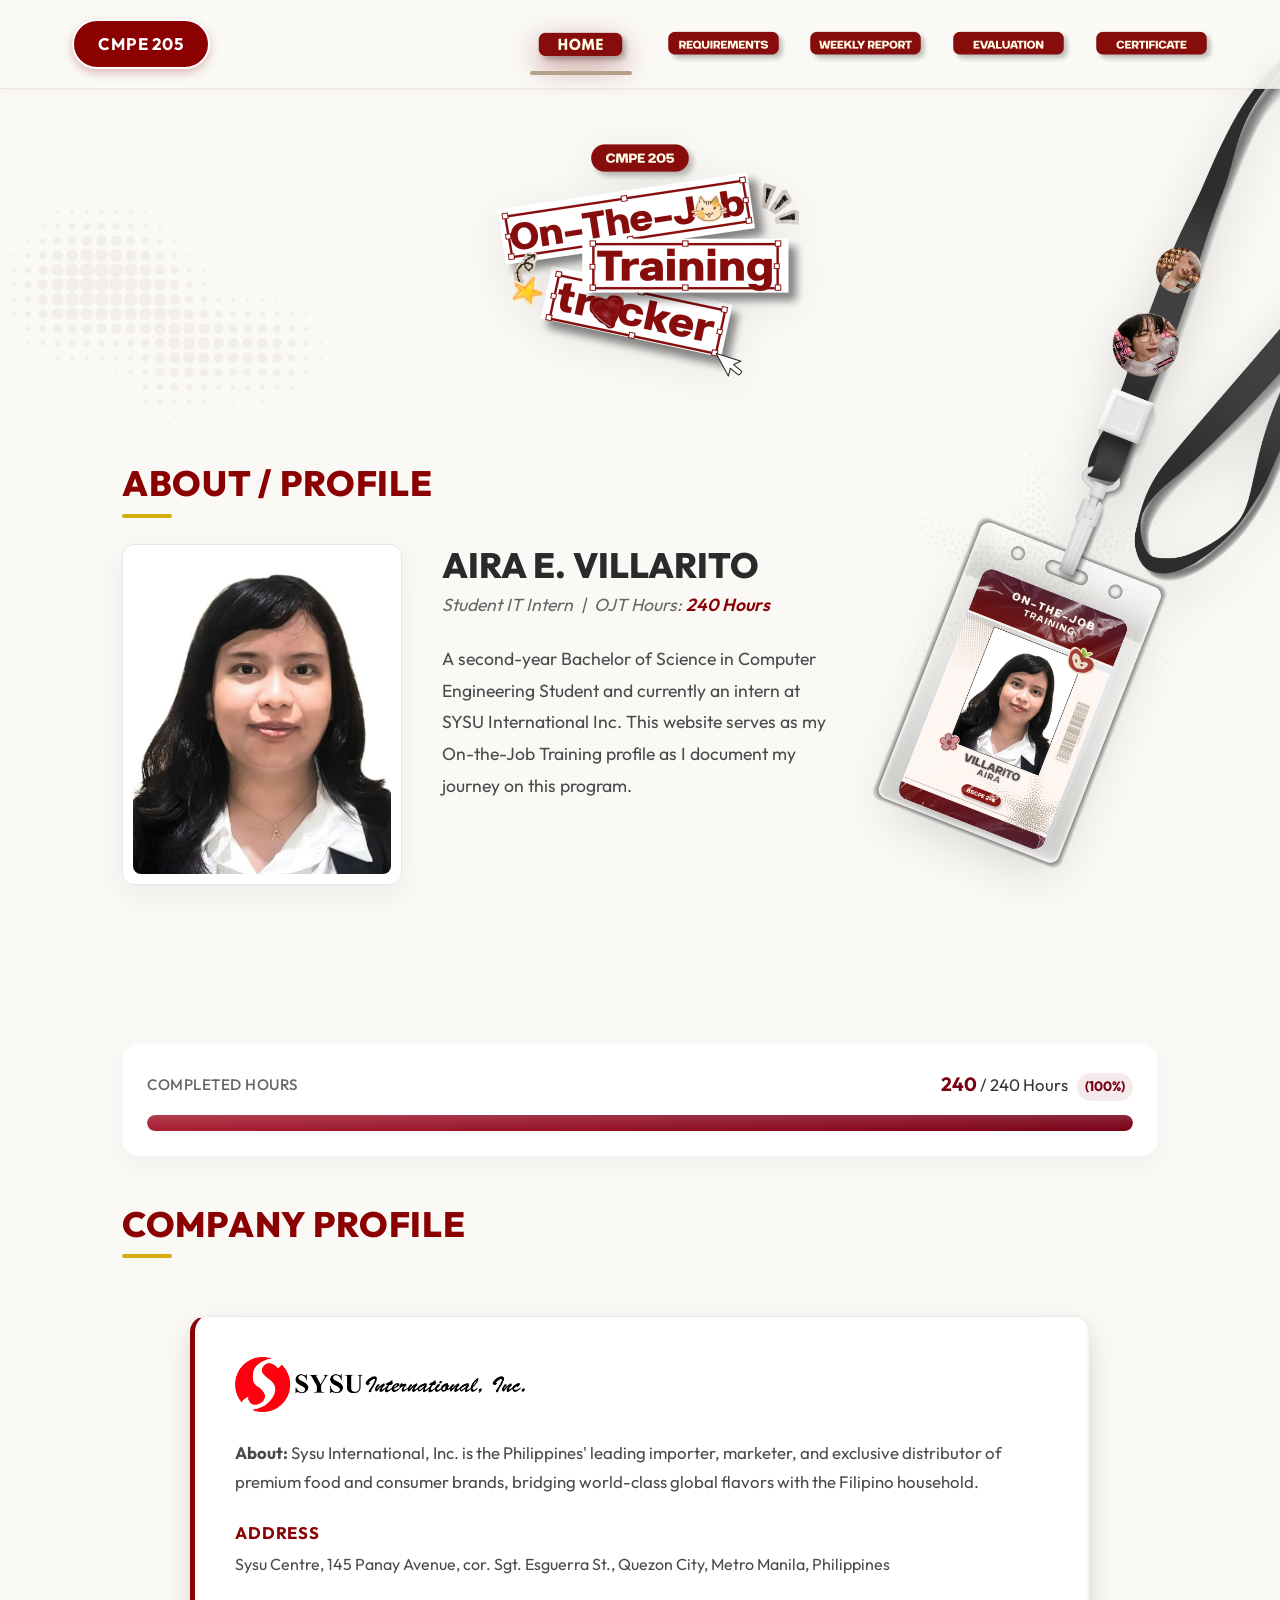
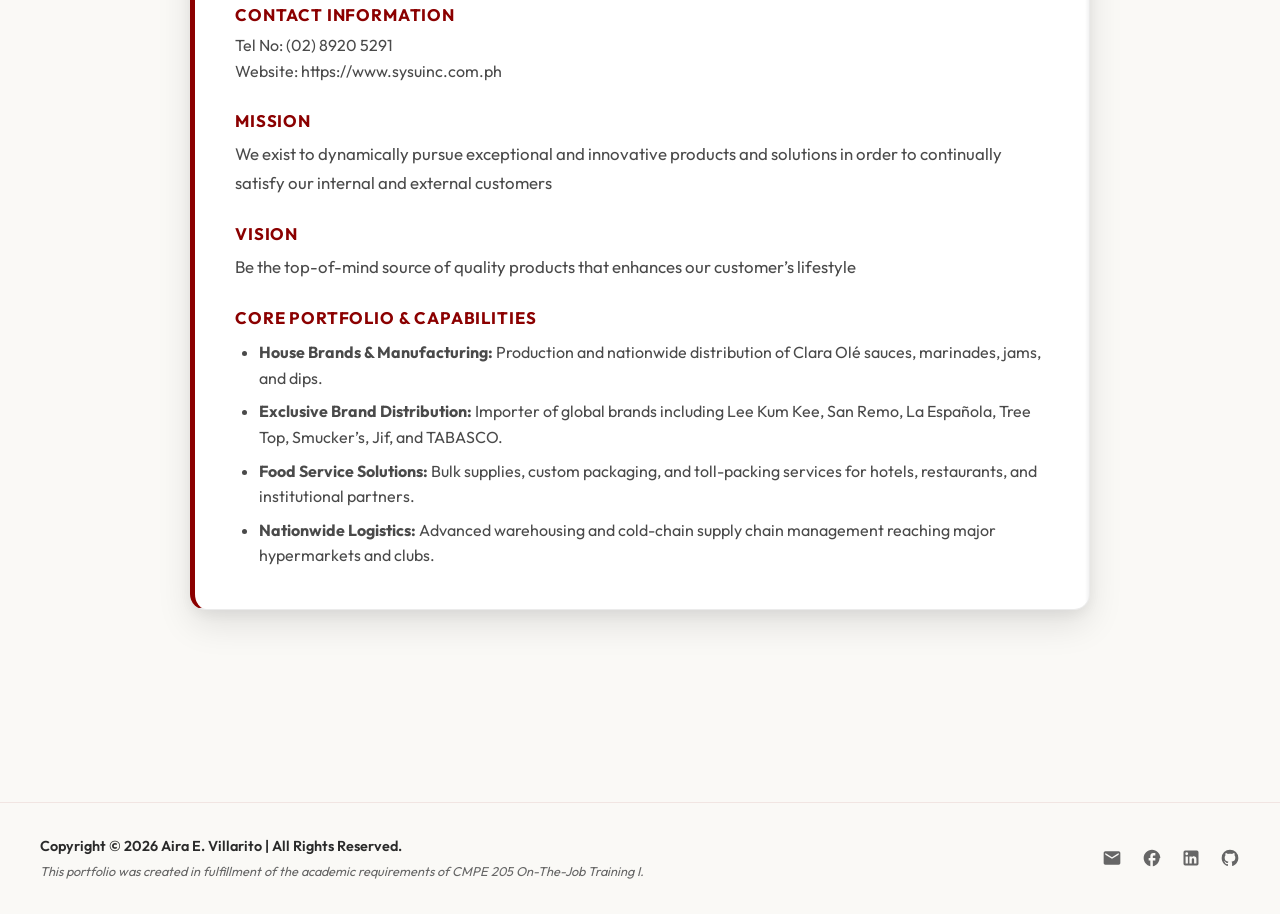
<file: index.html>
<!DOCTYPE html>
<html lang="en">

<head>
  <meta charset="UTF-8">
  <meta name="viewport" content="width=device-width, initial-scale=1.0">
  <title>OJT Portfolio | Aira E. Villarito</title>
  <meta name="description"
    content="On-The-Job Training tracking portfolio and requirements profile for Aira E. Villarito. Documenting OJT journey and progress.">
  <link rel="stylesheet" href="style.css">
</head>

<body>

  <!-- Halftone Decorative Backgrounds -->
  <div class="bg-patterns">
    <img src="assets/glob_ht_bg.png" alt="Decorative halftone globe" class="pattern-glob">
    <img src="assets/star_ht_bg.png" alt="Decorative halftone star" class="pattern-star">
    <!-- ID Lanyard Badge (Mobile/Tablet background decoration) -->
    <div class="id-lanyard-wrapper mobile-only">
      <img src="assets/id.png" alt="OJT ID lanyard badge" class="id-img">
    </div>
  </div>

  <!-- Header / Navigation Bar -->
  <header>
    <div class="navbar-container">
      <a href="#" class="cmpe-badge" id="cmpe-badge">CMPE 205</a>
      <nav class="nav-links" aria-label="Main Navigation">
        <a href="index.html" class="nav-item active" id="nav-home">
          <img src="assets/home_button.png" alt="Home" class="nav-btn-img">
        </a>
        <a href="requirements.html" class="nav-item" id="nav-requirements">
          <img src="assets/requirements_button.png" alt="Requirements" class="nav-btn-img">
        </a>
        <a href="weekly-report.html" class="nav-item" id="nav-weekly">
          <img src="assets/weekly_report_button.png" alt="Weekly Report" class="nav-btn-img">
        </a>
        <a href="evaluation.html" class="nav-item" id="nav-evaluation">
          <img src="assets/evaluation_button.png" alt="Evaluation" class="nav-btn-img">
        </a>
        <a href="certificate.html" class="nav-item" id="nav-certificate">
          <img src="assets/certificate_button.png" alt="Certificate" class="nav-btn-img">
        </a>
      </nav>
    </div>
  </header>

  <!-- Main Content -->
  <main>

    <!-- Title Section (Logo Below Navigation) -->
    <div class="title-section">
      <img src="assets/logo.png" alt="On-The-Job Training Tracker" class="logo-img">
    </div>

    <!-- About / Profile Section -->
    <section class="reveal" id="about-section">
      <h2 class="section-title">About / Profile</h2>
      <div class="profile-container">

        <!-- Left: Profile Photo (with automatic fallback to clean CSS avatar) -->
        <div class="profile-photo-wrapper">
          <img src="assets/id_layout_raw.png" alt="Aira E. Villarito" class="profile-photo"
            onerror="this.style.display='none'; document.getElementById('profile-avatar-fallback').style.display='flex';">
          <div class="profile-placeholder-avatar" id="profile-avatar-fallback" style="display: none;">
            <svg viewBox="0 0 24 24" fill="none" stroke="currentColor" stroke-width="1.5" stroke-linecap="round"
              stroke-linejoin="round">
              <path d="M20 21v-2a4 4 0 0 0-4-4H8a4 4 0 0 0-4 4v2"></path>
              <circle cx="12" cy="7" r="4"></circle>
            </svg>
            <p><strong>Aira E. Villarito</strong><br><span style="font-size:0.8rem; opacity:0.8;">Click to upload
                image</span></p>
          </div>
        </div>

        <!-- Center: Bio Description -->
        <div class="profile-bio">
          <h1 class="profile-name">AIRA E. VILLARITO</h1>
          <div class="profile-title">
            <span>Student IT Intern</span>
            <span class="divider">|</span>
            <span>OJT Hours: <strong class="highlight">240 Hours</strong></span>
          </div>
          <p class="profile-desc">
            A second-year Bachelor of Science in Computer Engineering Student and currently an intern at SYSU International Inc. This website serves as my On-the-Job
            Training profile as I document my journey on this program.
          </p>
        </div>

        <!-- Right: Lanyard Badge Image (Desktop only) -->
        <div class="id-lanyard-wrapper desktop-only">
          <img src="assets/id.png" alt="OJT ID lanyard badge" class="id-img">
        </div>

      </div>
    </section>

    <!-- OJT Progress Card -->
    <div class="progress-card-container" id="ojt-progress-card" data-completed="240" data-total="240">
      <div class="progress-card-meta">
        <span class="progress-card-status">Completed Hours</span>
        <span class="progress-card-metrics">
          <strong id="progress-completed">240</strong> / <span id="progress-total">240</span> Hours 
          <span class="percent-badge" id="progress-badge">(100%)</span>
        </span>
      </div>

      <div class="progress-card-track">
        <div class="progress-card-fill" id="progress-fill" style="width: 100%;"></div>
      </div>
    </div>

    <!-- Company Profile Section -->
    <section class="reveal reveal-delay-1" id="company-section">
      <h2 class="section-title">Company Profile</h2>
      <div class="company-container">

        <!-- Company Profile Content Card Layout -->
        <div class="pdf-placeholder-card" id="company-profile-pdf" style="width: 100%; max-width: 900px; height: auto; border-radius: 16px; padding: 2.5rem; text-align: left; cursor: default;">
          
          <div style="display: flex; flex-direction: column; gap: 1.5rem; color: #2a2a2a;">
            
            <!-- Company Logo Header replacing the red text -->
            <div style="margin-bottom: 0.2rem;">
              <img src="assets/sysu_logo.png" alt="Sysu International, Inc. Logo" style="max-height: 55px; width: auto; display: block;" onerror="this.style.display='none'; this.nextElementSibling.style.display='block';">
              <h3 style="display: none; font-size: 1.6rem; color: #8b0000; font-weight: 800; margin: 0;">Sysu International, Inc.</h3>
            </div>

            <div>
              <p style="font-size: 1.05rem; line-height: 1.7; color: #4a4a4a; margin: 0;">
                <strong>About:</strong> Sysu International, Inc. is the Philippines' leading importer, marketer, and exclusive distributor of premium food and consumer brands, bridging world-class global flavors with the Filipino household.
              </p>
            </div>

            <div>
              <h4 style="font-size: 1.05rem; color: #8b0000; font-weight: 700; text-transform: uppercase; letter-spacing: 0.05em; margin-bottom: 0.3rem;">Address</h4>
              <p style="font-size: 1rem; color: #4a4a4a; margin: 0;">Sysu Centre, 145 Panay Avenue, cor. Sgt. Esguerra St., Quezon City, Metro Manila, Philippines</p>
            </div>

            <div>
              <h4 style="font-size: 1.05rem; color: #8b0000; font-weight: 700; text-transform: uppercase; letter-spacing: 0.05em; margin-bottom: 0.3rem;">Contact Information</h4>
              <p style="font-size: 1rem; color: #4a4a4a; margin: 0;">
                Tel No: (02) 8920 5291<br>
                Website: https://www.sysuinc.com.ph
              </p>
            </div>

            <div>
              <h4 style="font-size: 1.05rem; color: #8b0000; font-weight: 700; text-transform: uppercase; letter-spacing: 0.05em; margin-bottom: 0.3rem;">Mission</h4>
              <p style="font-size: 1.05rem; line-height: 1.7; color: #4a4a4a; margin: 0;">
                We exist to dynamically pursue exceptional and innovative products and solutions in order to continually satisfy our internal and external customers
              </p>
            </div>

            <div>
              <h4 style="font-size: 1.05rem; color: #8b0000; font-weight: 700; text-transform: uppercase; letter-spacing: 0.05em; margin-bottom: 0.3rem;">Vision</h4>
              <p style="font-size: 1.05rem; line-height: 1.7; color: #4a4a4a; margin: 0;">
                Be the top-of-mind source of quality products that enhances our customer’s lifestyle
              </p>
            </div>

            <div>
              <h4 style="font-size: 1.05rem; color: #8b0000; font-weight: 700; text-transform: uppercase; letter-spacing: 0.05em; margin-bottom: 0.5rem;">Core Portfolio & Capabilities</h4>
              <ul style="margin: 0; padding-left: 1.5rem; display: flex; flex-direction: column; gap: 0.5rem; font-size: 1rem; color: #4a4a4a;">
                <li><strong>House Brands & Manufacturing:</strong> Production and nationwide distribution of Clara Olé sauces, marinades, jams, and dips.</li>
                <li><strong>Exclusive Brand Distribution:</strong> Importer of global brands including Lee Kum Kee, San Remo, La Española, Tree Top, Smucker’s, Jif, and TABASCO.</li>
                <li><strong>Food Service Solutions:</strong> Bulk supplies, custom packaging, and toll-packing services for hotels, restaurants, and institutional partners.</li>
                <li><strong>Nationwide Logistics:</strong> Advanced warehousing and cold-chain supply chain management reaching major hypermarkets and clubs.</li>
              </ul>
            </div>

          </div>

        </div>

      </div>
    </section>

  </main>

  <!-- Footer Section -->
  <footer>
    <div class="footer-content">
      <div class="footer-text">
        <p class="footer-copyright">Copyright © 2026 Aira E. Villarito | All Rights Reserved.</p>
        <p class="footer-subtext">This portfolio was created in fulfillment of the academic requirements of CMPE 205
          On-The-Job Training I.</p>
      </div>
      <div class="footer-socials">
        <!-- Gmail -->
        <a href="mailto:aira.villarito@gmail.com" class="social-link" aria-label="Gmail">
          <svg viewBox="0 0 24 24">
            <path
              d="M20 4H4c-1.1 0-2 .9-2 2v12c0 1.1.9 2 2 2h16c1.1 0 2-.9 2-2V6c0-1.1-.9-2-2-2zm0 4l-8 5-8-5V6l8 5 8-5v2z" />
          </svg>
        </a>
        <!-- Facebook -->
        <a href="https://www.facebook.com/airavillarito21/" target="_blank" rel="noopener noreferrer" class="social-link"
          aria-label="Facebook">
          <svg viewBox="0 0 24 24">
            <path
              d="M22 12c0-5.52-4.48-10-10-10S2 6.48 2 12c0 4.84 3.44 8.87 8 9.8V15H8v-3h2V9.5C10 7.57 11.57 6 13.5 6H16v3h-2c-.55 0-1 .45-1 1v2h3v3h-3v6.95c4.56-.93 8-4.96 8-9.75z" />
          </svg>
        </a>
        <!-- LinkedIn -->
        <a href="https://linkedin.com/in/aira-villarito" target="_blank" rel="noopener noreferrer" class="social-link"
          aria-label="LinkedIn">
          <svg viewBox="0 0 24 24">
            <path
              d="M19 3a2 2 0 0 1 2 2v14a2 2 0 0 1-2 2H5a2 2 0 0 1-2-2V5a2 2 0 0 1 2-2h14m-.5 15.5v-5.3a3.26 3.26 0 0 0-3.26-3.26c-.85 0-1.84.52-2.32 1.3v-1.11h-2.79v8.37h2.79v-4.93c0-.77.62-1.4 1.39-1.4a1.4 1.4 0 0 1 1.4 1.4v4.93h2.79M6.88 8.56a1.68 1.68 0 0 0 1.68-1.68c0-.93-.75-1.69-1.68-1.69a1.69 1.69 0 0 0-1.69 1.69c0 .93.76 1.68 1.69 1.68m1.39 9.94v-8.37H5.5v8.37h2.77z" />
          </svg>
        </a>
        <!-- GitHub -->
        <a href="https://github.com/ventyunquarters" target="_blank" rel="noopener noreferrer" class="social-link" aria-label="GitHub">
          <svg viewBox="0 0 24 24">
            <path
              d="M12 2A10 10 0 0 0 2 12c0 4.42 2.87 8.17 6.84 9.5.5.08.66-.23.66-.5v-1.69c-2.77.6-3.36-1.34-3.36-1.34-.46-1.16-1.11-1.47-1.11-1.47-.9-.62.07-.6.07-.6 1 .07 1.53 1.03 1.53 1.03.9 1.52 2.34 1.07 2.91.83.1-.65.35-1.09.63-1.34-2.22-.25-4.55-1.11-4.55-4.92 0-1.11.38-2 1.03-2.71-.1-.25-.45-1.29.1-2.64 0 0 .84-.27 2.75 1.02.79-.22 1.65-.33 2.5-.33.85 0 1.71.11 2.5.33 1.91-1.29 2.75-1.02 2.75-1.02.55 1.35.2 2.39.1 2.64.65.71 1.03 1.6 1.03 2.71 0 3.82-2.34 4.66-4.57 4.91.36.31.69.92.69 1.85V21c0 .27.16.59.67.5C19.14 20.16 22 16.42 22 12A10 10 0 0 0 12 2z" />
          </svg>
        </a>
      </div>
    </div>
  </footer>

  <script src="script.js"></script>
</body>

</html>
</file>
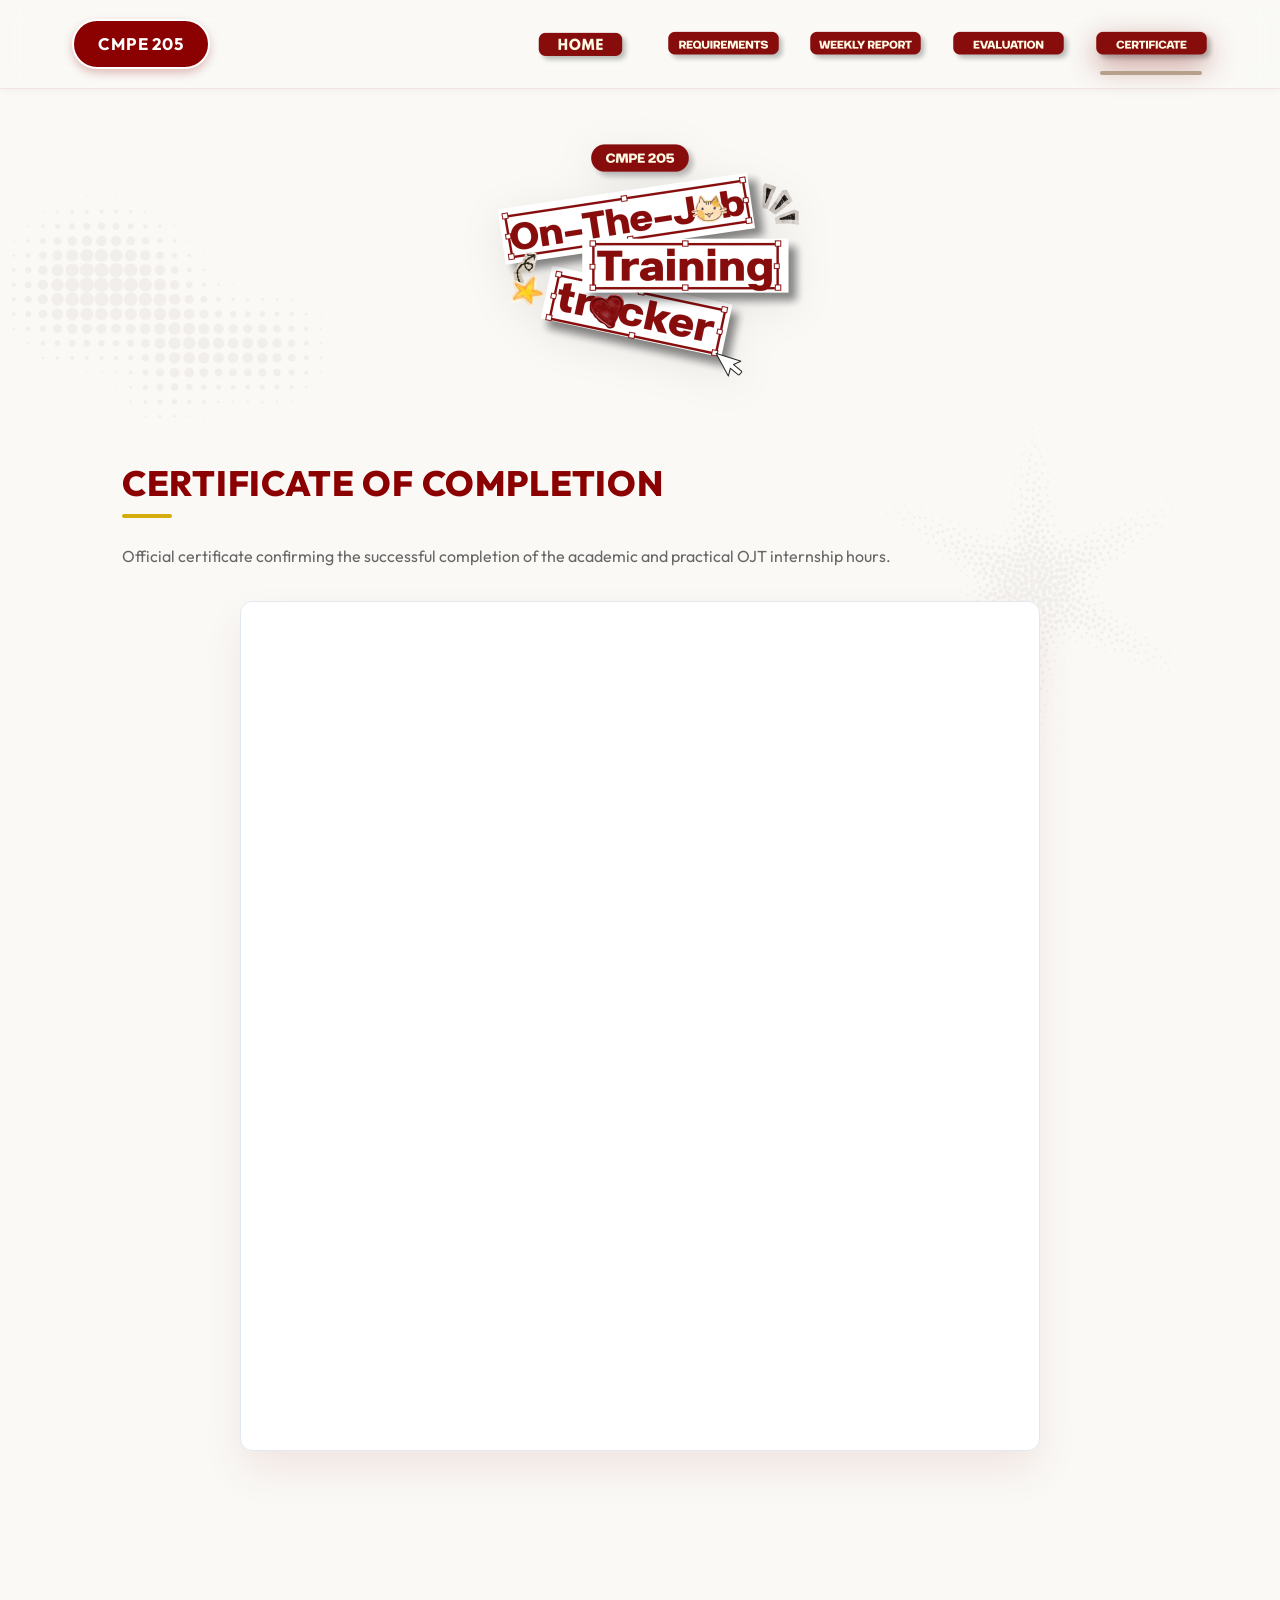
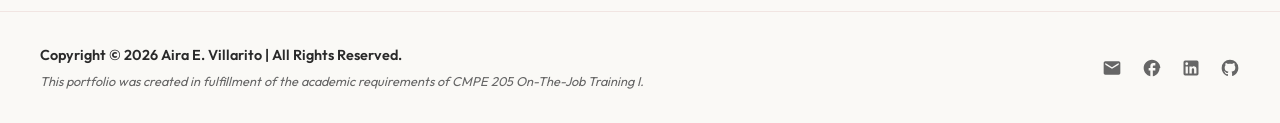
<file: certificate.html>
<!DOCTYPE html>
<html lang="en">

<head>
  <meta charset="UTF-8">
  <meta name="viewport" content="width=device-width, initial-scale=1.0">
  <title>OJT Portfolio | Certificate of Completion</title>
  <meta name="description" content="Official certificate of completion for 300 hours of On-the-Job Training.">
  <link rel="stylesheet" href="style.css">
</head>

<body>

  <!-- Halftone Decorative Backgrounds -->
  <div class="bg-patterns">
    <img src="assets/glob_ht_bg.png" alt="Decorative halftone globe" class="pattern-glob">
    <img src="assets/star_ht_bg.png" alt="Decorative halftone star" class="pattern-star">
  </div>

  <!-- Header / Navigation Bar -->
  <header>
    <div class="navbar-container">
      <a href="index.html" class="cmpe-badge" id="cmpe-badge">CMPE 205</a>
      <nav class="nav-links" aria-label="Main Navigation">
        <a href="index.html" class="nav-item" id="nav-home">
          <img src="assets/home_button.png" alt="Home" class="nav-btn-img">
        </a>
        <a href="requirements.html" class="nav-item" id="nav-requirements">
          <img src="assets/requirements_button.png" alt="Requirements" class="nav-btn-img">
        </a>
        <a href="weekly-report.html" class="nav-item" id="nav-weekly">
          <img src="assets/weekly_report_button.png" alt="Weekly Report" class="nav-btn-img">
        </a>
        <a href="evaluation.html" class="nav-item" id="nav-evaluation">
          <img src="assets/evaluation_button.png" alt="Evaluation" class="nav-btn-img">
        </a>
        <a href="certificate.html" class="nav-item active" id="nav-certificate">
          <img src="assets/certificate_button.png" alt="Certificate" class="nav-btn-img">
        </a>
      </nav>
    </div>
  </header>

  <!-- Main Content -->
  <main>

    <div class="title-section">
      <img src="assets/logo.png" alt="On-The-Job Training Tracker" class="logo-img">
    </div>

    <!-- Certificate Section -->
    <section class="reveal">
      <h2 class="section-title">Certificate of Completion</h2>
      <p style="color: var(--color-text-muted); margin-bottom: 2rem; text-align: left;">
        Official certificate confirming the successful completion of the academic and practical OJT internship hours.
      </p>

<div class="certificate-container">
        
        <!-- Direct Certificate PDF Display -->
        <div class="certificate-frame reveal reveal-delay-1" style="padding: 0; height: 850px; overflow: hidden;">
          <iframe 
            src="pdf/SYSU_Certificate_of_Completion.pdf" 
            width="100%" 
            height="100%" 
            style="border: none; display: block;"
            title="Certificate of Recognition">
          </iframe>
        </div>

      </div>

      </div>
    </section>

  </main>

  <!-- Footer Section -->
  <footer>
    <div class="footer-content">
      <div class="footer-text">
        <p class="footer-copyright">Copyright © 2026 Aira E. Villarito | All Rights Reserved.</p>
        <p class="footer-subtext">This portfolio was created in fulfillment of the academic requirements of CMPE 205
          On-The-Job Training I.</p>
      </div>
      <div class="footer-socials">
        <!-- Gmail -->
        <a href="mailto:aira.villarito@gmail.com" class="social-link" aria-label="Gmail">
          <svg viewBox="0 0 24 24">
            <path
              d="M20 4H4c-1.1 0-2 .9-2 2v12c0 1.1.9 2 2 2h16c1.1 0 2-.9 2-2V6c0-1.1-.9-2-2-2zm0 4l-8 5-8-5V6l8 5 8-5v2z" />
          </svg>
        </a>
        <!-- Facebook -->
        <a href="https://www.facebook.com/airavillarito21/" target="_blank" rel="noopener noreferrer"
          class="social-link" aria-label="Facebook">
          <svg viewBox="0 0 24 24">
            <path
              d="M22 12c0-5.52-4.48-10-10-10S2 6.48 2 12c0 4.84 3.44 8.87 8 9.8V15H8v-3h2V9.5C10 7.57 11.57 6 13.5 6H16v3h-2c-.55 0-1 .45-1 1v2h3v3h-3v6.95c4.56-.93 8-4.96 8-9.75z" />
          </svg>
        </a>
        <!-- LinkedIn -->
        <a href="https://linkedin.com/in/aira-villarito" target="_blank" rel="noopener noreferrer" class="social-link"
          aria-label="LinkedIn">
          <svg viewBox="0 0 24 24">
            <path
              d="M19 3a2 2 0 0 1 2 2v14a2 2 0 0 1-2 2H5a2 2 0 0 1-2-2V5a2 2 0 0 1 2-2h14m-.5 15.5v-5.3a3.26 3.26 0 0 0-3.26-3.26c-.85 0-1.84.52-2.32 1.3v-1.11h-2.79v8.37h2.79v-4.93c0-.77.62-1.4 1.39-1.4a1.4 1.4 0 0 1 1.4 1.4v4.93h2.79M6.88 8.56a1.68 1.68 0 0 0 1.68-1.68c0-.93-.75-1.69-1.68-1.69a1.69 1.69 0 0 0-1.69 1.69c0 .93.76 1.68 1.69 1.68m1.39 9.94v-8.37H5.5v8.37h2.77z" />
          </svg>
        </a>
        <!-- GitHub -->
        <a href="https://github.com/ventyunquarters" target="_blank" rel="noopener noreferrer" class="social-link"
          aria-label="GitHub">
          <svg viewBox="0 0 24 24">
            <path
              d="M12 2A10 10 0 0 0 2 12c0 4.42 2.87 8.17 6.84 9.5.5.08.66-.23.66-.5v-1.69c-2.77.6-3.36-1.34-3.36-1.34-.46-1.16-1.11-1.47-1.11-1.47-.9-.62.07-.6.07-.6 1 .07 1.53 1.03 1.53 1.03.9 1.52 2.34 1.07 2.91.83.1-.65.35-1.09.63-1.34-2.22-.25-4.55-1.11-4.55-4.92 0-1.11.38-2 1.03-2.71-.1-.25-.45-1.29.1-2.64 0 0 .84-.27 2.75 1.02.79-.22 1.65-.33 2.5-.33.85 0 1.71.11 2.5.33 1.91-1.29 2.75-1.02 2.75-1.02.55 1.35.2 2.39.1 2.64.65.71 1.03 1.6 1.03 2.71 0 3.82-2.34 4.66-4.57 4.91.36.31.69.92.69 1.85V21c0 .27.16.59.67.5C19.14 20.16 22 16.42 22 12A10 10 0 0 0 12 2z" />
          </svg>
        </a>
      </div>
    </div>
  </footer>

  <script src="script.js"></script>
</body>

</html>
</file>
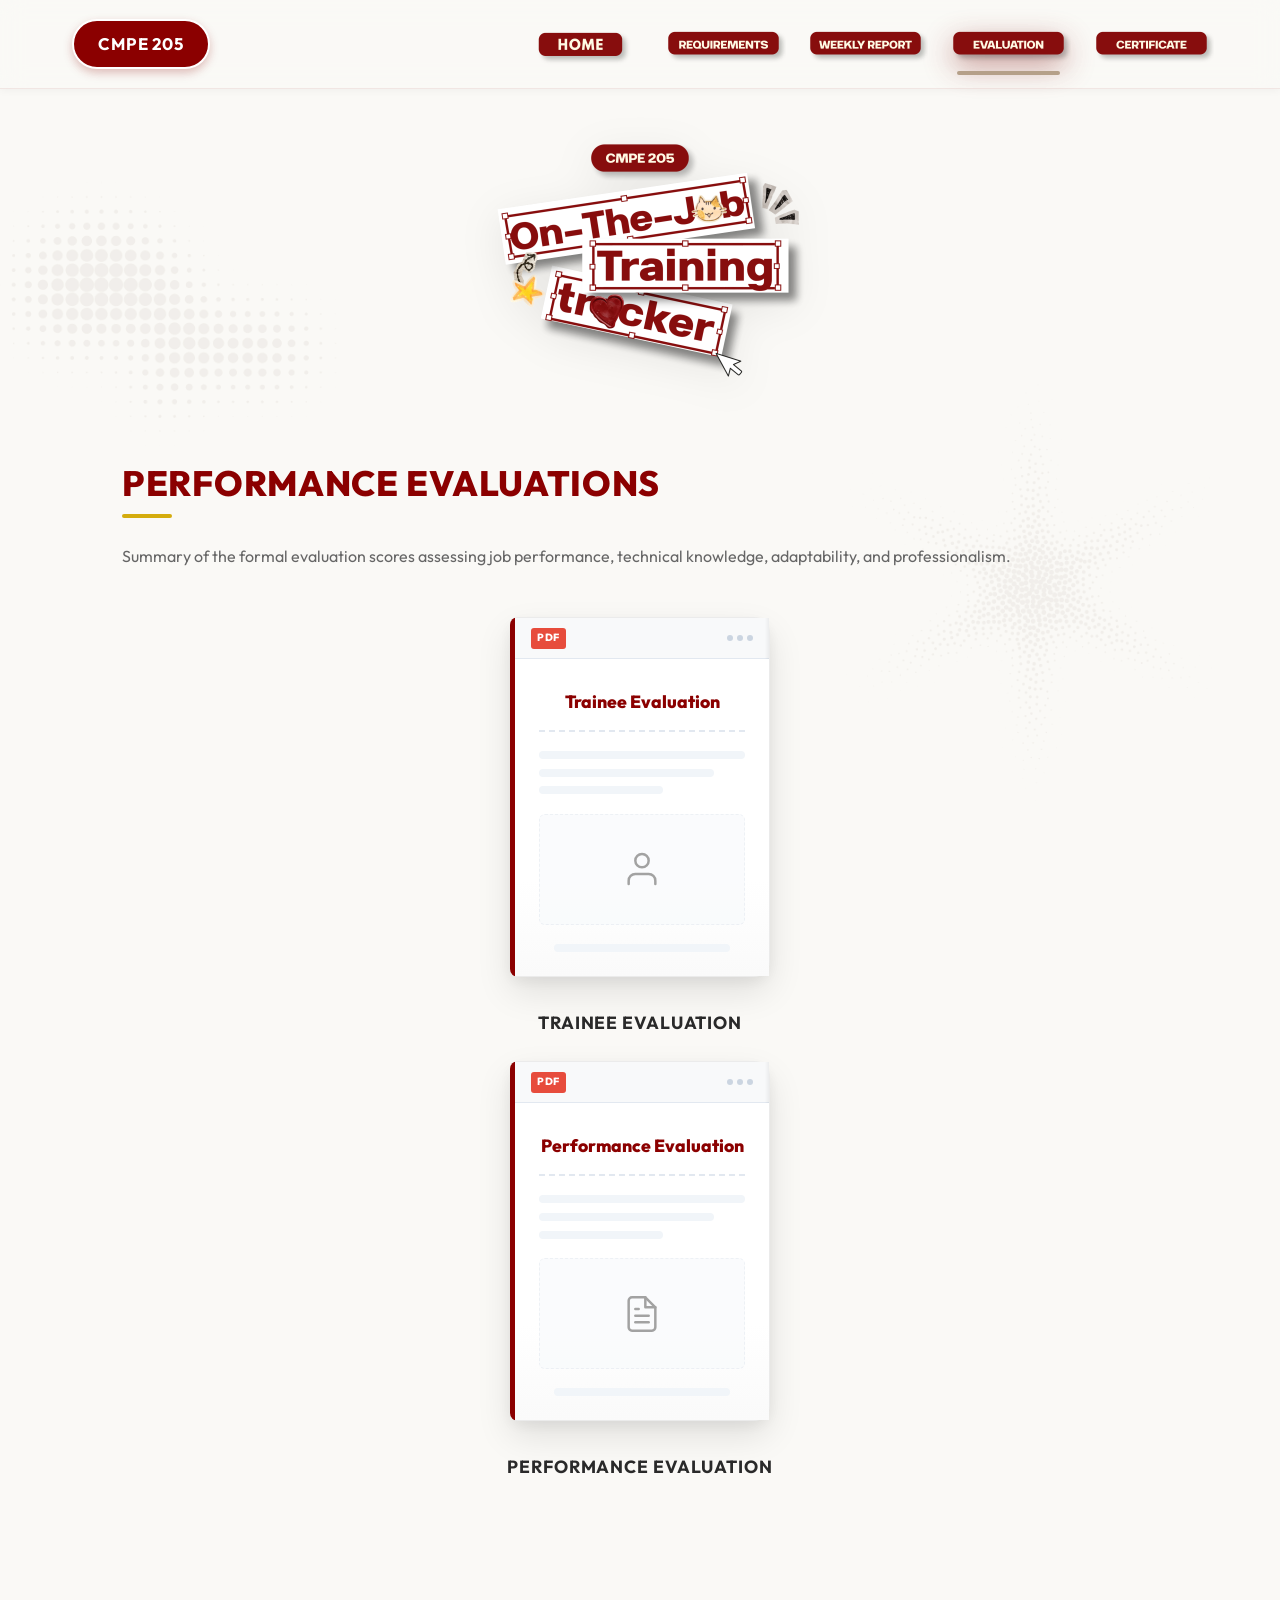
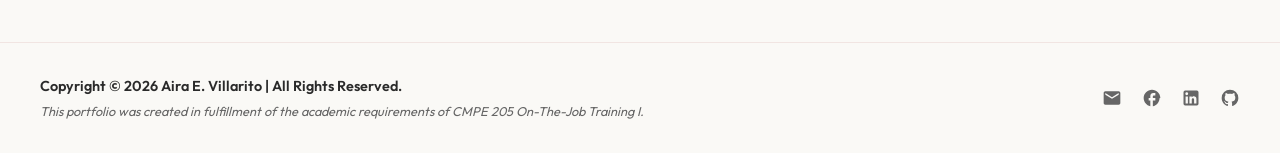
<file: evaluation.html>
<!DOCTYPE html>
<html lang="en">

<head>
  <meta charset="UTF-8">
  <meta name="viewport" content="width=device-width, initial-scale=1.0">
  <title>OJT Portfolio | Evaluations</title>
  <meta name="description" content="OJT performance evaluations and scores from supervisors and academic mentors.">
  <link rel="stylesheet" href="style.css">
</head>

<body>

  <!-- Halftone Decorative Backgrounds -->
  <div class="bg-patterns">
    <img src="assets/glob_ht_bg.png" alt="Decorative halftone globe" class="pattern-glob">
    <img src="assets/star_ht_bg.png" alt="Decorative halftone star" class="pattern-star">
  </div>

  <!-- Header / Navigation Bar -->
  <header>
    <div class="navbar-container">
      <a href="index.html" class="cmpe-badge" id="cmpe-badge">CMPE 205</a>
      <nav class="nav-links" aria-label="Main Navigation">
        <a href="index.html" class="nav-item" id="nav-home">
          <img src="assets/home_button.png" alt="Home" class="nav-btn-img">
        </a>
        <a href="requirements.html" class="nav-item" id="nav-requirements">
          <img src="assets/requirements_button.png" alt="Requirements" class="nav-btn-img">
        </a>
        <a href="weekly-report.html" class="nav-item" id="nav-weekly">
          <img src="assets/weekly_report_button.png" alt="Weekly Report" class="nav-btn-img">
        </a>
        <a href="evaluation.html" class="nav-item active" id="nav-evaluation">
          <img src="assets/evaluation_button.png" alt="Evaluation" class="nav-btn-img">
        </a>
        <a href="certificate.html" class="nav-item" id="nav-certificate">
          <img src="assets/certificate_button.png" alt="Certificate" class="nav-btn-img">
        </a>
      </nav>
    </div>
  </header>

  <!-- Main Content -->
  <main>

    <div class="title-section">
      <img src="assets/logo.png" alt="On-The-Job Training Tracker" class="logo-img">
    </div>

    <!-- Evaluations Section -->
    <section class="reveal">
      <h2 class="section-title">Performance Evaluations</h2>
      <p style="color: var(--color-text-muted); margin-bottom: 2rem;">
        Summary of the formal evaluation scores assessing job performance, technical knowledge, adaptability, and
        professionalism.
      </p>

      <!-- 3D PDF Document Placeholders for Evaluations -->
      <div class="evaluation-container">
        
        <!-- Trainee Evaluation Card -->
        <div class="evaluation-card-wrapper reveal reveal-delay-1">
          <div class="pdf-placeholder-card" id="trainee-eval-pdf" tabindex="0" aria-label="Download Trainee Evaluation PDF">
            <div class="pdf-header-bar">
              <span class="pdf-icon-badge">PDF</span>
              <div class="pdf-dots">
                <div class="pdf-dot"></div>
                <div class="pdf-dot"></div>
                <div class="pdf-dot"></div>
              </div>
            </div>
            
            <div class="pdf-content-preview">
              <h3 class="pdf-preview-title" style="font-size: 1.1rem;">Trainee Evaluation</h3>
              <div class="pdf-skeleton-lines">
                <div class="skeleton-line"></div>
                <div class="skeleton-line medium"></div>
                <div class="skeleton-line short"></div>
              </div>
              
              <div class="pdf-preview-graphic">
                <svg viewBox="0 0 24 24" fill="none" stroke="currentColor" stroke-width="1.5" stroke-linecap="round" stroke-linejoin="round">
                  <path d="M20 21v-2a4 4 0 0 0-4-4H8a4 4 0 0 0-4 4v2"></path>
                  <circle cx="12" cy="7" r="4"></circle>
                </svg>
              </div>
              
              <div class="pdf-skeleton-lines">
                <div class="skeleton-line medium" style="margin: 0 auto;"></div>
              </div>
            </div>
            
        <!-- View Overlay -->
        <div class="pdf-download-overlay">
          <!-- Eye Icon for 'View' -->
          <svg viewBox="0 0 24 24" fill="none" stroke="currentColor" stroke-width="2" stroke-linecap="round" stroke-linejoin="round">
            <path d="M1 12s4-8 11-8 11 8 11 8-4 8-11 8-11-8-11-8z"></path>
            <circle cx="12" cy="12" r="3"></circle>
          </svg>
          <span>View PDF</span>
        </div>
                  </div>
                  <h3 class="evaluation-card-label">TRAINEE EVALUATION</h3>

        <!-- Performance Evaluation Card -->
        <div class="evaluation-card-wrapper reveal reveal-delay-2">
          <div class="pdf-placeholder-card" id="performance-eval-pdf" tabindex="0" aria-label="Download Performance Evaluation PDF">
            <div class="pdf-header-bar">
              <span class="pdf-icon-badge">PDF</span>
              <div class="pdf-dots">
                <div class="pdf-dot"></div>
                <div class="pdf-dot"></div>
                <div class="pdf-dot"></div>
              </div>
            </div>
            
            <div class="pdf-content-preview">
              <h3 class="pdf-preview-title" style="font-size: 1.1rem;">Performance Evaluation</h3>
              <div class="pdf-skeleton-lines">
                <div class="skeleton-line"></div>
                <div class="skeleton-line medium"></div>
                <div class="skeleton-line short"></div>
              </div>
              
              <div class="pdf-preview-graphic">
                <svg viewBox="0 0 24 24" fill="none" stroke="currentColor" stroke-width="1.5" stroke-linecap="round" stroke-linejoin="round">
                  <path d="M14 2H6a2 2 0 0 0-2 2v16a2 2 0 0 0 2 2h12a2 2 0 0 0 2-2V8z"></path>
                  <polyline points="14 2 14 8 20 8"></polyline>
                  <line x1="16" y1="13" x2="8" y2="13"></line>
                  <line x1="16" y1="17" x2="8" y2="17"></line>
                  <polyline points="10 9 9 9 8 9"></polyline>
                </svg>
              </div>
              
              <div class="pdf-skeleton-lines">
                <div class="skeleton-line medium" style="margin: 0 auto;"></div>
              </div>
            </div>
            
        <!-- View Overlay -->
        <div class="pdf-download-overlay">
          <!-- Eye Icon for 'View' -->
          <svg viewBox="0 0 24 24" fill="none" stroke="currentColor" stroke-width="2" stroke-linecap="round" stroke-linejoin="round">
            <path d="M1 12s4-8 11-8 11 8 11 8-4 8-11 8-11-8-11-8z"></path>
            <circle cx="12" cy="12" r="3"></circle>
          </svg>
          <span>View PDF</span>
        </div>
                  </div>
                  <h3 class="evaluation-card-label">PERFORMANCE EVALUATION</h3>

      </div>
    </section>

  </main>


  <!-- Global PDF Responsive Preview Modal Overlay (Added for Evaluations) -->
  <div class="pdf-modal-overlay" id="pdf-preview-modal">
    <div class="pdf-modal-container">
      <div class="pdf-modal-header">
        <div class="pdf-modal-title-group">
          <div class="pdf-modal-icon-box">
            <svg width="22" height="22" viewBox="0 0 24 24" fill="none" stroke="currentColor" stroke-width="2" stroke-linecap="round" stroke-linejoin="round">
              <path d="M14 2H6a2 2 0 0 0-2 2v16a2 2 0 0 0 2 2h12a2 2 0 0 0 2-2V8z"></path>
              <polyline points="14 2 14 8 20 8"></polyline>
              <line x1="16" y1="13" x2="8" y2="13"></line>
              <line x1="16" y1="17" x2="8" y2="17"></line>
              <polyline points="10 9 9 9 8 9"></polyline>
            </svg>
          </div>
          <div>
            <h3 id="modal-doc-title">Evaluation Document</h3>
            <p id="modal-doc-category">Performance Evaluation</p>
          </div>
        </div>
        <button class="pdf-modal-close-btn" onclick="closePreview()" aria-label="Close Preview">&times;</button>
      </div>
      <div class="pdf-modal-body">
        <iframe id="pdf-preview-frame" src="" frameborder="0"></iframe>
      </div>
      <div class="pdf-modal-footer">
              <span class="pdf-status-pill">Verified Log Sheet</span>
              <a id="modal-open-link" href="#" target="_blank" class="pdf-open-tab-btn">Open in New Tab</a>
            </div>
      </div>
    </div>
  </div>

  <!-- Footer Section -->
  <footer>
    <div class="footer-content">
      <div class="footer-text">
        <p class="footer-copyright">Copyright © 2026 Aira E. Villarito | All Rights Reserved.</p>
        <p class="footer-subtext">This portfolio was created in fulfillment of the academic requirements of CMPE 205
          On-The-Job Training I.</p>
      </div>
      <div class="footer-socials">
        <!-- Gmail -->
        <a href="mailto:aira.villarito@gmail.com" class="social-link" aria-label="Gmail">
          <svg viewBox="0 0 24 24">
            <path
              d="M20 4H4c-1.1 0-2 .9-2 2v12c0 1.1.9 2 2 2h16c1.1 0 2-.9 2-2V6c0-1.1-.9-2-2-2zm0 4l-8 5-8-5V6l8 5 8-5v2z" />
          </svg>
        </a>
        <!-- Facebook -->
        <a href="https://www.facebook.com/airavillarito21/" target="_blank" rel="noopener noreferrer" class="social-link"
          aria-label="Facebook">
          <svg viewBox="0 0 24 24">
            <path
              d="M22 12c0-5.52-4.48-10-10-10S2 6.48 2 12c0 4.84 3.44 8.87 8 9.8V15H8v-3h2V9.5C10 7.57 11.57 6 13.5 6H16v3h-2c-.55 0-1 .45-1 1v2h3v3h-3v6.95c4.56-.93 8-4.96 8-9.75z" />
          </svg>
        </a>
        <!-- LinkedIn -->
        <a href="https://linkedin.com/in/aira-villarito" target="_blank" rel="noopener noreferrer" class="social-link"
          aria-label="LinkedIn">
          <svg viewBox="0 0 24 24">
            <path
              d="M19 3a2 2 0 0 1 2 2v14a2 2 0 0 1-2 2H5a2 2 0 0 1-2-2V5a2 2 0 0 1 2-2h14m-.5 15.5v-5.3a3.26 3.26 0 0 0-3.26-3.26c-.85 0-1.84.52-2.32 1.3v-1.11h-2.79v8.37h2.79v-4.93c0-.77.62-1.4 1.39-1.4a1.4 1.4 0 0 1 1.4 1.4v4.93h2.79M6.88 8.56a1.68 1.68 0 0 0 1.68-1.68c0-.93-.75-1.69-1.68-1.69a1.69 1.69 0 0 0-1.69 1.69c0 .93.76 1.68 1.69 1.68m1.39 9.94v-8.37H5.5v8.37h2.77z" />
          </svg>
        </a>
        <!-- GitHub -->
        <a href="https://github.com/ventyunquarters" target="_blank" rel="noopener noreferrer" class="social-link" aria-label="GitHub">
          <svg viewBox="0 0 24 24">
            <path
              d="M12 2A10 10 0 0 0 2 12c0 4.42 2.87 8.17 6.84 9.5.5.08.66-.23.66-.5v-1.69c-2.77.6-3.36-1.34-3.36-1.34-.46-1.16-1.11-1.47-1.11-1.47-.9-.62.07-.6.07-.6 1 .07 1.53 1.03 1.53 1.03.9 1.52 2.34 1.07 2.91.83.1-.65.35-1.09.63-1.34-2.22-.25-4.55-1.11-4.55-4.92 0-1.11.38-2 1.03-2.71-.1-.25-.45-1.29.1-2.64 0 0 .84-.27 2.75 1.02.79-.22 1.65-.33 2.5-.33.85 0 1.71.11 2.5.33 1.91-1.29 2.75-1.02 2.75-1.02.55 1.35.2 2.39.1 2.64.65.71 1.03 1.6 1.03 2.71 0 3.82-2.34 4.66-4.57 4.91.36.31.69.92.69 1.85V21c0 .27.16.59.67.5C19.14 20.16 22 16.42 22 12A10 10 0 0 0 12 2z" />
          </svg>
        </a>
      </div>
    </div>
  </footer>

  <script src="script.js"></script>
</body>

</html>
</file>
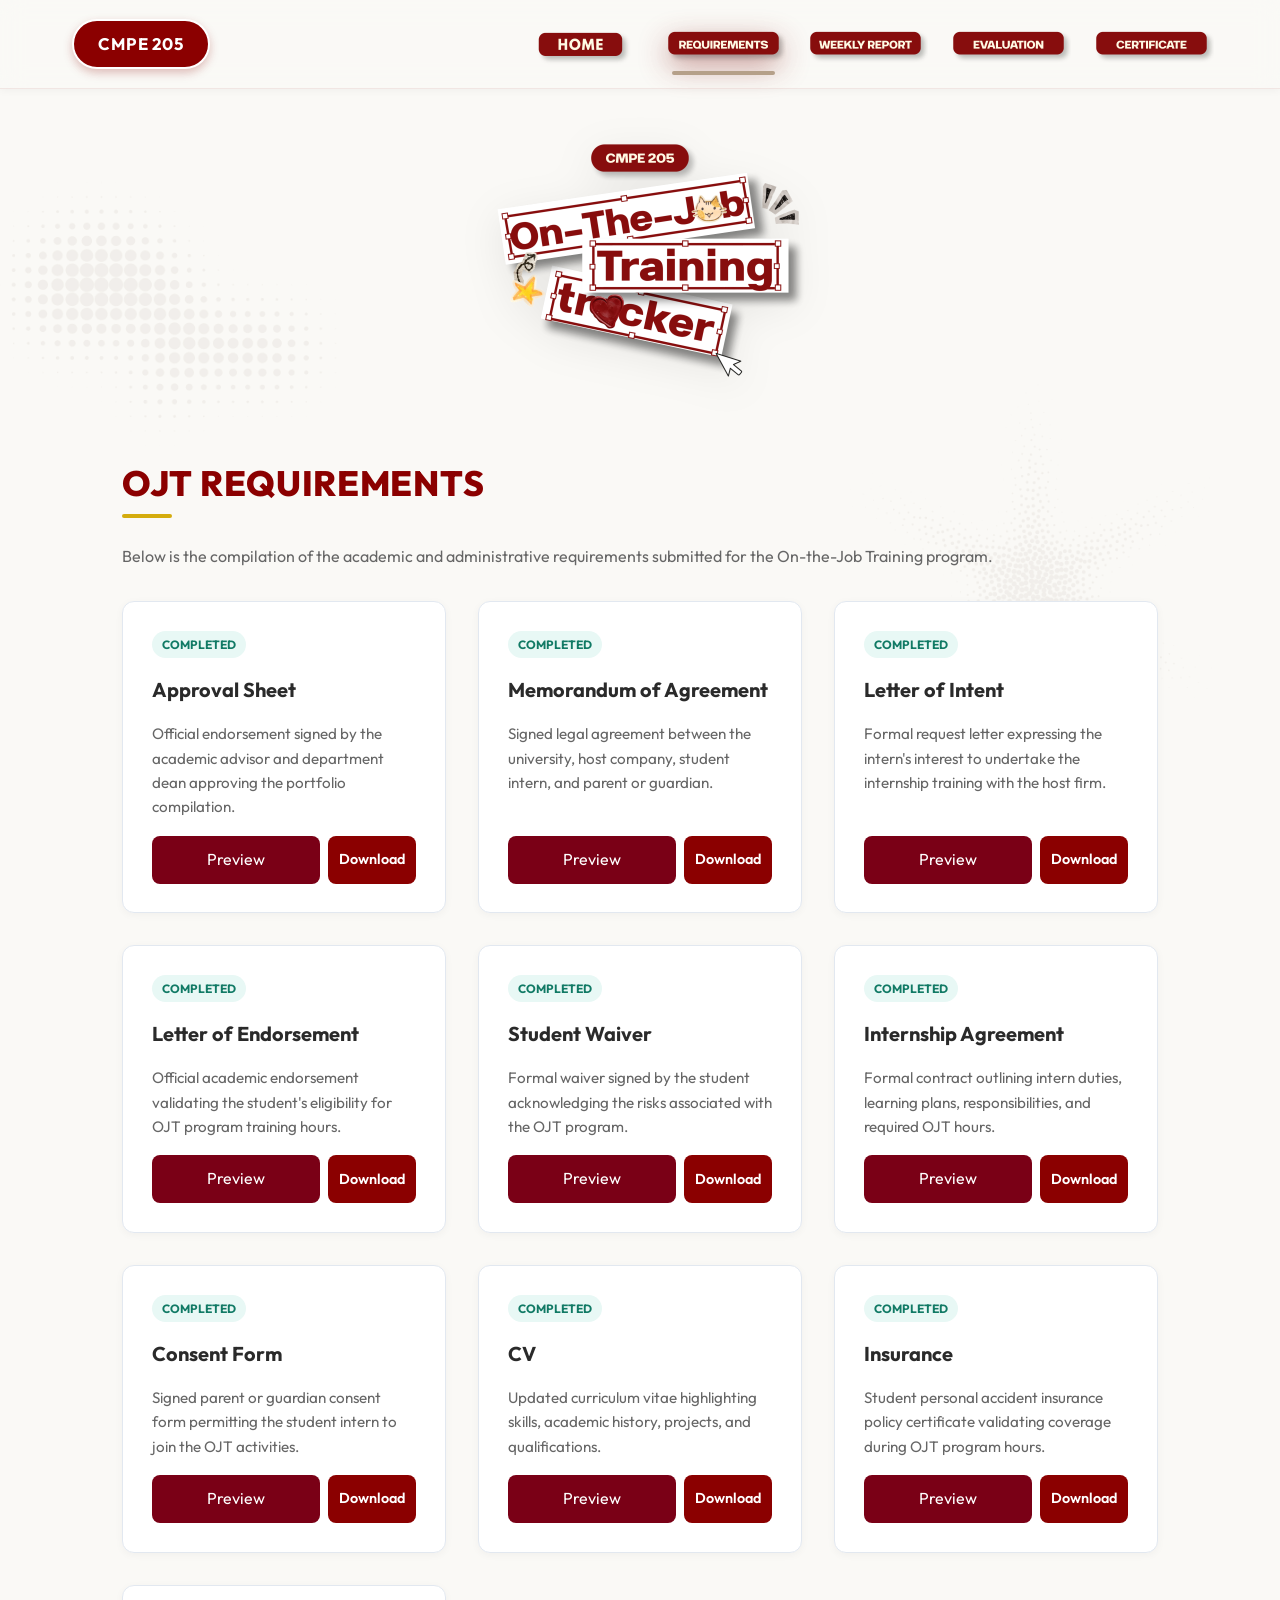
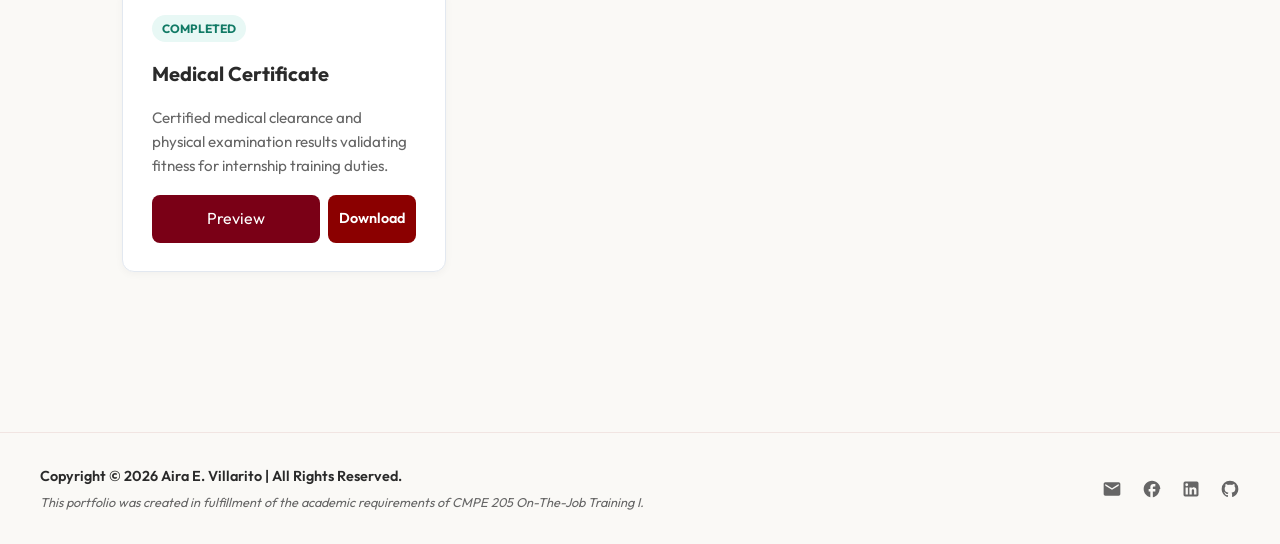
<file: requirements.html>
<!DOCTYPE html>
<html lang="en">

<head>
  <meta charset="UTF-8">
  <meta name="viewport" content="width=device-width, initial-scale=1.0">
  <title>OJT Portfolio | Requirements</title>
  <meta name="description" content="Academic and administrative requirements for OJT completion.">
  <link rel="stylesheet" href="style.css">
</head>

<body>

  <!-- Halftone Decorative Backgrounds -->
  <div class="bg-patterns">
    <img src="assets/glob_ht_bg.png" alt="Decorative halftone globe" class="pattern-glob">
    <img src="assets/star_ht_bg.png" alt="Decorative halftone star" class="pattern-star">
  </div>

  <!-- Header / Navigation Bar -->
  <header>
    <div class="navbar-container">
      <a href="index.html" class="cmpe-badge" id="cmpe-badge">CMPE 205</a>
      <nav class="nav-links" aria-label="Main Navigation">
        <a href="index.html" class="nav-item" id="nav-home">
          <img src="assets/home_button.png" alt="Home" class="nav-btn-img">
        </a>
        <a href="requirements.html" class="nav-item active" id="nav-requirements">
          <img src="assets/requirements_button.png" alt="Requirements" class="nav-btn-img">
        </a>
        <a href="weekly-report.html" class="nav-item" id="nav-weekly">
          <img src="assets/weekly_report_button.png" alt="Weekly Report" class="nav-btn-img">
        </a>
        <a href="evaluation.html" class="nav-item" id="nav-evaluation">
          <img src="assets/evaluation_button.png" alt="Evaluation" class="nav-btn-img">
        </a>
        <a href="certificate.html" class="nav-item" id="nav-certificate">
          <img src="assets/certificate_button.png" alt="Certificate" class="nav-btn-img">
        </a>
      </nav>
    </div>
  </header>

  <!-- Main Content -->
  <main>

    <div class="title-section">
      <img src="assets/logo.png" alt="On-The-Job Training Tracker" class="logo-img">
    </div>
<!-- Requirements Section -->
<section class="reveal">
  <h2 class="section-title">OJT Requirements</h2>
  <p style="color: var(--color-text-muted); margin-bottom: 2rem;">
    Below is the compilation of the academic and administrative requirements submitted for the On-the-Job Training program.
  </p>

  <div class="req-grid">

<!-- Requirement 1: Approval Sheet -->
    <div class="req-card reveal reveal-delay-3">
      <span class="req-status-badge completed">Completed</span>
      <h3 class="req-title">Approval Sheet</h3>
      <p class="req-desc">Official endorsement signed by the academic advisor and department dean approving the portfolio compilation.</p>
      <div class="req-btn-group">
        <!-- FIXED TYPO: Changed 'Appproval' to 'Approval' -->
        <button onclick="openDocumentPreview('Approval Sheet', 'Before On-the-Job Training')" class="req-action-btn req-action-btn-preview">
          <span>Preview</span>
        </button>
        <a href="pdf/weekly-report/APPROVAL_LETTER.pdf" download="APPROVAL_LETTER.pdf" class="req-action-btn">
          <span>Download</span>
        </a>
      </div>
    </div>


    <!-- Requirement 2: Memorandum of Agreement -->
    <div class="req-card reveal reveal-delay-1">
      <!-- FIXED: Changed status from processing to completed -->
      <span class="req-status-badge completed">Completed</span>
      <h3 class="req-title">Memorandum of Agreement</h3>
      <p class="req-desc">Signed legal agreement between the university, host company, student intern, and parent or guardian.</p>
      <!-- FIXED: Replaced single button with Preview/Download group -->
      <div class="req-btn-group">
        <button onclick="openDocumentPreview('Memorandum of Agreement', 'Before On-the-Job Training')" class="req-action-btn req-action-btn-preview">
          <span>Preview</span>
        </button>
        <a href="pdf/weekly-report/SYSU_MOA.pdf" download="SYSU_MOA.pdf" class="req-action-btn">
          <span>Download</span>
        </a>
      </div>
    </div>

    <!-- Requirement 3: Letter of Intent -->
    <div class="req-card reveal reveal-delay-2">
      <span class="req-status-badge completed">Completed</span>
      <h3 class="req-title">Letter of Intent</h3>
      <p class="req-desc">Formal request letter expressing the intern's interest to undertake the internship training with the host firm.</p>
      <div class="req-btn-group">
        <button onclick="openDocumentPreview('Letter of Intent', 'Before On-the-Job Training')" class="req-action-btn req-action-btn-preview">
          <span>Preview</span>
        </button>
        <a href="pdf/weekly-report/VILLARITO_Letter_Of_Intent.pdf" download="VILLARITO_Letter_Of_Intent.pdf" class="req-action-btn">
          <span>Download</span>
        </a>
      </div>
    </div>

    <!-- Requirement 4: Letter of Endorsement -->
    <div class="req-card reveal reveal-delay-3">
      <span class="req-status-badge completed">Completed</span>
      <h3 class="req-title">Letter of Endorsement</h3>
      <p class="req-desc">Official academic endorsement validating the student's eligibility for OJT program training hours.</p>
      <div class="req-btn-group">
        <button onclick="openDocumentPreview('Letter of Endorsement', 'Before On-the-Job Training')" class="req-action-btn req-action-btn-preview">
          <span>Preview</span>
        </button>
        <a href="pdf/weekly-report/VILLARITO_Letter_Of_Endorsement.pdf" download="VILLARITO_Letter_Of_Endorsement.pdf" class="req-action-btn">
          <span>Download</span>
        </a>
      </div>
    </div>

    <!-- Requirement 5: Student Waiver -->
    <div class="req-card reveal reveal-delay-3">
      <span class="req-status-badge completed">Completed</span>
      <h3 class="req-title">Student Waiver</h3>
      <p class="req-desc">Formal waiver signed by the student acknowledging the risks associated with the OJT program.</p>
      <div class="req-btn-group">
        <button onclick="openDocumentPreview('Student Waiver', 'Before On-the-Job Training')" class="req-action-btn req-action-btn-preview">
          <span>Preview</span>
        </button>
        <a href="pdf/weekly- report/VILLARITO_Student_Waiver.pdf" download="VILLARITO_Student_Waiver.pdf" class="req-action-btn">
          <span>Download</span>
        </a>
      </div>
    </div>

<!-- Requirement 6: Internship Agreement -->
    <div class="req-card reveal reveal-delay-3">
      <span class="req-status-badge completed">Completed</span>
      <h3 class="req-title">Internship Agreement</h3>
      <p class="req-desc">Formal contract outlining intern duties, learning plans, responsibilities, and required OJT hours.</p>
      <div class="req-btn-group">
        <button onclick="openDocumentPreview('Internship Agreement', 'Before On-the-Job Training')" class="req-action-btn req-action-btn-preview">
          <span>Preview</span>
        </button>
        <!-- Fixed: Changed 'weekly report' to 'weekly-report' -->
        <a href="pdf/weekly-report/Villarito_Internship_Agreement.pdf" download="Villarito_Internship_Agreement.pdf" class="req-action-btn">
          <span>Download</span>
        </a>
      </div>
    </div>

    <!-- Requirement 7: Consent Form -->
    <div class="req-card reveal reveal-delay-3">
      <span class="req-status-badge completed">Completed</span>
      <h3 class="req-title">Consent Form</h3>
      <p class="req-desc">Signed parent or guardian consent form permitting the student intern to join the OJT activities.</p>
      <div class="req-btn-group">
        <button onclick="openDocumentPreview('Consent Form', 'Before On-the-Job Training')" class="req-action-btn req-action-btn-preview">
          <span>Preview</span>
        </button>
        <!-- Fixed: Changed 'weekly report' to 'weekly-report' -->
        <a href="pdf/weekly-report/Villarito_Consent_Form.pdf" download="Villarito_Consent_Form.pdf" class="req-action-btn">
          <span>Download</span>
        </a>
      </div>
    </div>

    <!-- Requirement 8: CV -->
    <div class="req-card reveal reveal-delay-1">
      <span class="req-status-badge completed">Completed</span>
      <h3 class="req-title">CV</h3>
      <p class="req-desc">Updated curriculum vitae highlighting skills, academic history, projects, and qualifications.</p>
      <div class="req-btn-group">
        <button onclick="openDocumentPreview('CV', 'Before On-the-Job Training')" class="req-action-btn req-action-btn-preview">
          <span>Preview</span>
        </button>
        <a href="pdf/weekly report/VILLARITO_AIRA_CV.pdf" download="VILLARITO_AIRA_CV.pdf" class="req-action-btn">
          <span>Download</span>
        </a>
      </div>
    </div>

    <!-- Requirement 9: Insurance -->
    <div class="req-card reveal reveal-delay-2">
      <span class="req-status-badge completed">Completed</span>
      <h3 class="req-title">Insurance</h3>
      <p class="req-desc">Student personal accident insurance policy certificate validating coverage during OJT program hours.</p>
      <div class="req-btn-group">
        <button onclick="openDocumentPreview('Insurance', 'Before On-the-Job Training')" class="req-action-btn req-action-btn-preview">
          <span>Preview</span>
        </button>
        <a href="pdf/weekly report/VILLARITO_OJT_Insurance.pdf" download="VILLARITO_OJT_Insurance.pdf" class="req-action-btn">
          <span>Download</span>
        </a>
      </div>
    </div>

    <!-- Requirement 10: Medical Certificate -->
    <div class="req-card reveal reveal-delay-3">
      <span class="req-status-badge completed">Completed</span>
      <h3 class="req-title">Medical Certificate</h3>
      <p class="req-desc">Certified medical clearance and physical examination results validating fitness for internship training duties.</p>
      <div class="req-btn-group">
        <button onclick="openDocumentPreview('Medical Certificate', 'Before On-the-Job Training')" class="req-action-btn req-action-btn-preview">
          <span>Preview</span>
        </button>
        <a href="assets/medical_certificate.pdf" download="Medical_Certificate.pdf" class="req-action-btn">
          <span>Download</span>
        </a>
      </div>
    </div>

  </div>
</section>

  </main>

  <!-- Footer Section -->
  <footer>
    <div class="footer-content">
      <div class="footer-text">
        <p class="footer-copyright">Copyright © 2026 Aira E. Villarito | All Rights Reserved.</p>
        <p class="footer-subtext">This portfolio was created in fulfillment of the academic requirements of CMPE 205
          On-The-Job Training I.</p>
      </div>
      <div class="footer-socials">
        <!-- Gmail -->
        <a href="mailto:aira.villarito@gmail.com" class="social-link" aria-label="Gmail">
          <svg viewBox="0 0 24 24">
            <path
              d="M20 4H4c-1.1 0-2 .9-2 2v12c0 1.1.9 2 2 2h16c1.1 0 2-.9 2-2V6c0-1.1-.9-2-2-2zm0 4l-8 5-8-5V6l8 5 8-5v2z" />
          </svg>
        </a>
        <!-- Facebook -->
        <a href="https://www.facebook.com/airavillarito21/" target="_blank" rel="noopener noreferrer" class="social-link"
          aria-label="Facebook">
          <svg viewBox="0 0 24 24">
            <path
              d="M22 12c0-5.52-4.48-10-10-10S2 6.48 2 12c0 4.84 3.44 8.87 8 9.8V15H8v-3h2V9.5C10 7.57 11.57 6 13.5 6H16v3h-2c-.55 0-1 .45-1 1v2h3v3h-3v6.95c4.56-.93 8-4.96 8-9.75z" />
          </svg>
        </a>
        <!-- LinkedIn -->
        <a href="https://linkedin.com/in/aira-villarito" target="_blank" rel="noopener noreferrer" class="social-link"
          aria-label="LinkedIn">
          <svg viewBox="0 0 24 24">
            <path
              d="M19 3a2 2 0 0 1 2 2v14a2 2 0 0 1-2 2H5a2 2 0 0 1-2-2V5a2 2 0 0 1 2-2h14m-.5 15.5v-5.3a3.26 3.26 0 0 0-3.26-3.26c-.85 0-1.84.52-2.32 1.3v-1.11h-2.79v8.37h2.79v-4.93c0-.77.62-1.4 1.39-1.4a1.4 1.4 0 0 1 1.4 1.4v4.93h2.79M6.88 8.56a1.68 1.68 0 0 0 1.68-1.68c0-.93-.75-1.69-1.68-1.69a1.69 1.69 0 0 0-1.69 1.69c0 .93.76 1.68 1.69 1.68m1.39 9.94v-8.37H5.5v8.37h2.77z" />
          </svg>
        </a>
        <!-- GitHub -->
        <a href="https://github.com/ventyunquarters" target="_blank" rel="noopener noreferrer" class="social-link" aria-label="GitHub">
          <svg viewBox="0 0 24 24">
            <path
              d="M12 2A10 10 0 0 0 2 12c0 4.42 2.87 8.17 6.84 9.5.5.08.66-.23.66-.5v-1.69c-2.77.6-3.36-1.34-3.36-1.34-.46-1.16-1.11-1.47-1.11-1.47-.9-.62.07-.6.07-.6 1 .07 1.53 1.03 1.53 1.03.9 1.52 2.34 1.07 2.91.83.1-.65.35-1.09.63-1.34-2.22-.25-4.55-1.11-4.55-4.92 0-1.11.38-2 1.03-2.71-.1-.25-.45-1.29.1-2.64 0 0 .84-.27 2.75 1.02.79-.22 1.65-.33 2.5-.33.85 0 1.71.11 2.5.33 1.91-1.29 2.75-1.02 2.75-1.02.55 1.35.2 2.39.1 2.64.65.71 1.03 1.6 1.03 2.71 0 3.82-2.34 4.66-4.57 4.91.36.31.69.92.69 1.85V21c0 .27.16.59.67.5C19.14 20.16 22 16.42 22 12A10 10 0 0 0 12 2z" />
          </svg>
        </a>
      </div>
    </div>
  </footer>

  <script src="script.js"></script>

<!-- Reusable PDF Preview Modal -->
<div id="pdf-preview-modal" class="pdf-modal-overlay">
  <div class="pdf-modal-container">
    
    <!-- Modal Header -->
    <div class="pdf-modal-header">
      <div class="pdf-modal-title-group">
        <div class="pdf-modal-icon-box">
          <svg viewBox="0 0 24 24" width="22" height="22" stroke="currentColor" stroke-width="2" fill="none" stroke-linecap="round" stroke-linejoin="round">
            <path d="M14 2H6a2 2 0 0 0-2 2v16a2 2 0 0 0 2 2h12a2 2 0 0 0 2-2V8z"></path>
            <polyline points="14 2 14 8 20 8"></polyline>
          </svg>
        </div>
        <div>
          <h3 id="modal-doc-title">Document Title</h3>
          <p id="modal-doc-category">Requirement Category</p>
        </div>
      </div>
      <button class="pdf-modal-close-btn" onclick="closePreview()" aria-label="Close Preview">&times;</button>
    </div>

    <!-- Modal Embedded Frame Body -->
    <div class="pdf-modal-body">
      <iframe id="pdf-preview-frame" src="" frameborder="0"></iframe>
    </div>

    <!-- Modal Footer Controls -->
    <div class="pdf-modal-footer">
      <span class="pdf-status-pill">● Uploaded</span>
      <a id="modal-open-link" href="#" target="_blank" class="pdf-open-tab-btn">
        Open in new tab 
        <svg viewBox="0 0 24 24" width="14" height="14" stroke="currentColor" stroke-width="2.5" fill="none" style="margin-left: 2px; display: inline-block; vertical-align: middle;">
          <line x1="7" y1="17" x2="17" y2="7"></line>
          <polyline points="7 7 17 7 17 17"></polyline>
        </svg>
      </a>
    </div>

  </div>
</div>

</body>

</html>
</file>
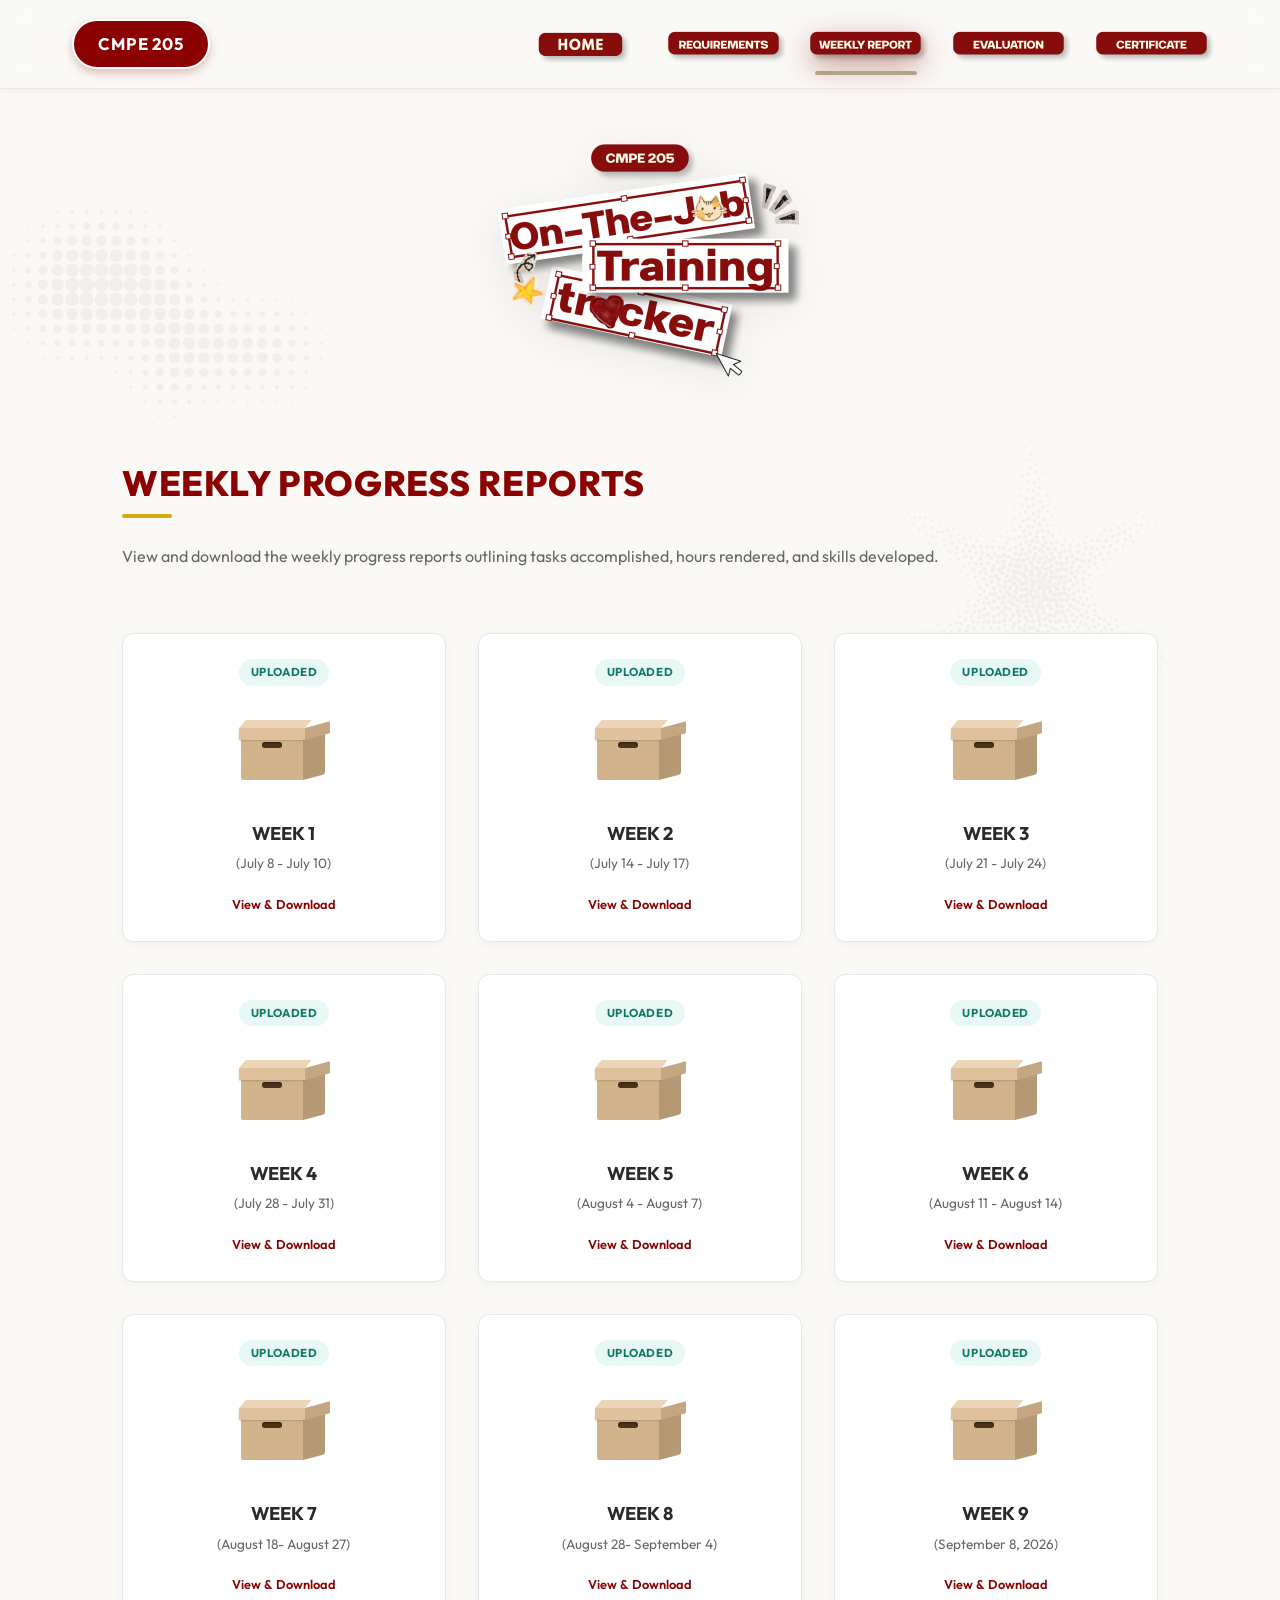
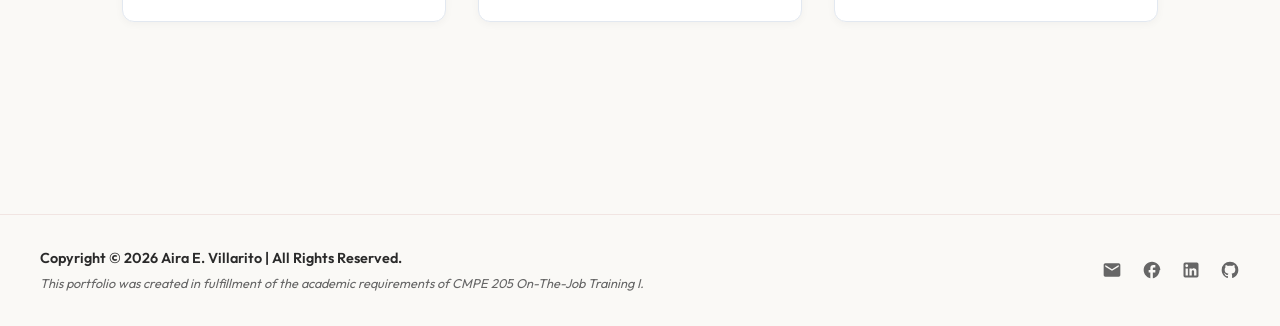
<file: weekly-report.html>
<!DOCTYPE html>
<html lang="en">

<head>
  <meta charset="UTF-8">
  <meta name="viewport" content="width=device-width, initial-scale=1.0">
  <title>OJT Portfolio | Weekly Reports</title>
  <meta name="description" content="Weekly status reports documenting OJT training activities and deliverables.">
  <link rel="stylesheet" href="style.css">
</head>

<body>

  <!-- Halftone Decorative Backgrounds -->
  <div class="bg-patterns">
    <img src="assets/glob_ht_bg.png" alt="Decorative halftone globe" class="pattern-glob">
    <img src="assets/star_ht_bg.png" alt="Decorative halftone star" class="pattern-star">
  </div>

  <!-- Header / Navigation Bar -->
  <header>
    <div class="navbar-container">
      <a href="index.html" class="cmpe-badge" id="cmpe-badge">CMPE 205</a>
      <nav class="nav-links" aria-label="Main Navigation">
        <a href="index.html" class="nav-item" id="nav-home">
          <img src="assets/home_button.png" alt="Home" class="nav-btn-img">
        </a>
        <a href="requirements.html" class="nav-item" id="nav-requirements">
          <img src="assets/requirements_button.png" alt="Requirements" class="nav-btn-img">
        </a>
        <a href="weekly-report.html" class="nav-item active" id="nav-weekly">
          <img src="assets/weekly_report_button.png" alt="Weekly Report" class="nav-btn-img">
        </a>
        <a href="evaluation.html" class="nav-item" id="nav-evaluation">
          <img src="assets/evaluation_button.png" alt="Evaluation" class="nav-btn-img">
        </a>
        <a href="certificate.html" class="nav-item" id="nav-certificate">
          <img src="assets/certificate_button.png" alt="Certificate" class="nav-btn-img">
        </a>
      </nav>
    </div>
  </header>

  <!-- Main Content -->
  <main>

    <div class="title-section">
      <img src="assets/logo.png" alt="On-The-Job Training Tracker" class="logo-img">
    </div>

    <!-- Weekly Report Section -->
    <section class="reveal">
      <h2 class="section-title">Weekly Progress Reports</h2>
      <p style="color: var(--color-text-muted); margin-bottom: 2rem;">
        View and download the weekly progress reports outlining tasks accomplished, hours rendered, and skills
        developed.
      </p>

<div class="report-grid">

  <div class="report-grid">

  <!-- Week 1 (Uploaded) -->
  <div class="report-card reveal reveal-delay-1" onclick="openWeeklyReportPreview(1, 'July 8 - July 10, 2026')">
    <span class="report-status-badge uploaded">Uploaded</span>
    <div class="report-icon-container">
      <div class="css-cardboard-box">
        <div class="box-lid"><div class="lid-top"></div><div class="lid-front"></div><div class="lid-side"></div></div>
        <div class="box-body"><div class="body-front"><div class="body-handle"></div></div><div class="body-side"></div></div>
      </div>
    </div>
    <h3 class="report-week">WEEK 1</h3>
    <p class="report-date">(July 8 - July 10)</p>
    <span style="font-size: 0.8rem; color: var(--color-primary); font-weight: 600;">View & Download</span>
  </div>

  <!-- Week 2 (Uploaded) -->
  <div class="report-card reveal reveal-delay-2" onclick="openWeeklyReportPreview(2, 'July 14 - July 17, 2026')">
    <span class="report-status-badge uploaded">Uploaded</span>
    <div class="report-icon-container">
      <div class="css-cardboard-box">
        <div class="box-lid"><div class="lid-top"></div><div class="lid-front"></div><div class="lid-side"></div></div>
        <div class="box-body"><div class="body-front"><div class="body-handle"></div></div><div class="body-side"></div></div>
      </div>
    </div>
    <h3 class="report-week">WEEK 2</h3>
    <p class="report-date">(July 14 - July 17)</p>
    <span style="font-size: 0.8rem; color: var(--color-primary); font-weight: 600;">View & Download</span>
  </div>

  <!-- Week 3 (Uploaded) -->
  <div class="report-card reveal reveal-delay-3" onclick="openWeeklyReportPreview(3, 'July 21 - July 24, 2026')">
    <span class="report-status-badge uploaded">Uploaded</span>
    <div class="report-icon-container">
      <div class="css-cardboard-box">
        <div class="box-lid"><div class="lid-top"></div><div class="lid-front"></div><div class="lid-side"></div></div>
        <div class="box-body"><div class="body-front"><div class="body-handle"></div></div><div class="body-side"></div></div>
      </div>
    </div>
    <h3 class="report-week">WEEK 3</h3>
    <p class="report-date">(July 21 - July 24)</p>
    <span style="font-size: 0.8rem; color: var(--color-primary); font-weight: 600;">View & Download </span>
  </div>

  <!-- Week 4 (Uploaded) -->
  <div class="report-card reveal reveal-delay-1" onclick="openWeeklyReportPreview(4, 'July 28 - July 31, 2026')">
    <span class="report-status-badge uploaded">Uploaded</span>
    <div class="report-icon-container">
      <div class="css-cardboard-box">
        <div class="box-lid"><div class="lid-top"></div><div class="lid-front"></div><div class="lid-side"></div></div>
        <div class="box-body"><div class="body-front"><div class="body-handle"></div></div><div class="body-side"></div></div>
      </div>
    </div>
    <h3 class="report-week">WEEK 4</h3>
    <p class="report-date">(July 28 - July 31)</p>
    <span style="font-size: 0.8rem; color: var(--color-primary); font-weight: 600;">View & Download</span>
  </div>

  <!-- Week 5 (Uploaded) -->
  <div class="report-card reveal reveal-delay-2" onclick="openWeeklyReportPreview(5, 'August 4 - August 7, 2026')">
    <span class="report-status-badge uploaded">Uploaded</span>
    <div class="report-icon-container">
      <div class="css-cardboard-box">
        <div class="box-lid"><div class="lid-top"></div><div class="lid-front"></div><div class="lid-side"></div></div>
        <div class="box-body"><div class="body-front"><div class="body-handle"></div></div><div class="body-side"></div></div>
      </div>
    </div>
    <h3 class="report-week">WEEK 5</h3>
    <p class="report-date">(August 4 - August 7)</p>
    <span style="font-size: 0.8rem; color: var(--color-primary); font-weight: 600;">View & Download</span>
  </div>

  <!-- Week 6 (Uploaded) -->
  <div class="report-card reveal reveal-delay-2" onclick="openWeeklyReportPreview(6, 'August 11 - August 14, 2026')">
    <span class="report-status-badge uploaded">Uploaded</span>
    <div class="report-icon-container">
      <div class="css-cardboard-box">
        <div class="box-lid"><div class="lid-top"></div><div class="lid-front"></div><div class="lid-side"></div></div>
        <div class="box-body"><div class="body-front"><div class="body-handle"></div></div><div class="body-side"></div></div>
      </div>
    </div>
    <h3 class="report-week">WEEK 6</h3>
    <p class="report-date">(August 11 - August 14)</p>
    <span style="font-size: 0.8rem; color: var(--color-primary); font-weight: 600;">View & Download</span>
  </div>

  <!-- Week 7 Uploaded) -->
  <div class="report-card reveal reveal-delay-2" onclick="openWeeklyReportPreview(7, 'August 18 - August 27, 2026')">
    <span class="report-status-badge uploaded">Uploaded</span>
    <div class="report-icon-container">
      <div class="css-cardboard-box">
        <div class="box-lid"><div class="lid-top"></div><div class="lid-front"></div><div class="lid-side"></div></div>
        <div class="box-body"><div class="body-front"><div class="body-handle"></div></div><div class="body-side"></div></div>
      </div>
    </div>
    <h3 class="report-week">WEEK 7</h3>
    <p class="report-date">(August 18- August 27)</p>
    <span style="font-size: 0.8rem; color: var(--color-primary); font-weight: 600;">View & Download</span>
  </div>

  <!-- Week 8Uploaded) -->
  <div class="report-card reveal reveal-delay-2" onclick="openWeeklyReportPreview(8, 'August 28 - September 4, 2026')">
    <span class="report-status-badge uploaded">Uploaded</span>
    <div class="report-icon-container">
      <div class="css-cardboard-box">
        <div class="box-lid"><div class="lid-top"></div><div class="lid-front"></div><div class="lid-side"></div></div>
        <div class="box-body"><div class="body-front"><div class="body-handle"></div></div><div class="body-side"></div></div>
      </div>
    </div>
    <h3 class="report-week">WEEK 8</h3>
    <p class="report-date">(August 28- September 4)</p>
    <span style="font-size: 0.8rem; color: var(--color-primary); font-weight: 600;">View & Download</span>
  </div>

      <!-- Week 9 (Uploaded) -->
  <div class="report-card reveal reveal-delay-2" onclick="openWeeklyReportPreview(9, 'September 8, 2026')">
    <span class="report-status-badge uploaded">Uploaded</span>
    <div class="report-icon-container">
      <div class="css-cardboard-box">
        <div class="box-lid"><div class="lid-top"></div><div class="lid-front"></div><div class="lid-side"></div></div>
        <div class="box-body"><div class="body-front"><div class="body-handle"></div></div><div class="body-side"></div></div>
      </div>
    </div>
    <h3 class="report-week">WEEK 9</h3>
    <p class="report-date">(September 8, 2026)</p>
    <span style="font-size: 0.8rem; color: var(--color-primary); font-weight: 600;">View & Download</span>
  </div>

</div>
      </div>
    </section>

  </main>

  <!-- Interactive Report Preview Overlay -->
  <div class="report-preview-overlay" id="report-preview-overlay">
    <div class="preview-widget">
      <!-- Close Button -->
      <button class="preview-close-btn" id="preview-close-btn" aria-label="Close Preview">&times;</button>

      <!-- Box Back Wall & Box Back Side (for visual layering) -->
      <div class="box-back-wall"></div>
      <div class="box-back-side"></div>

      <!-- Preview Content Folder (Click triggers download) -->
      <div class="preview-folder-wrapper" id="preview-folder-wrapper" tabindex="0"
        aria-label="Click to download report PDF">
        <!-- Open File Folder Shape -->
        <div class="file-folder">
          <!-- Folder Back Tab -->
          <div class="folder-back"></div>

          <!-- Document Sheet -->
          <div class="document-sheet" id="preview-document-sheet">
            <div class="mini-doc-container">
              <div class="mini-doc-header">
                <span class="mini-pup-logo">PUP</span>
                <span class="mini-doc-dept">COMPUTER ENGINEERING DEPT</span>
              </div>
              <div class="mini-doc-body">
                <h4 class="mini-doc-report-title">WEEKLY REPORT ON ACTIVITIES</h4>
                <div class="mini-doc-meta-field"><strong>Student:</strong> Aira E. Villarito</div>
                <div class="mini-doc-meta-field"><strong>Week Range:</strong> <span id="mini-date-range">Jun 01 - Jun
                    05, 2026</span></div>
                <div class="mini-doc-week-badge" id="mini-week-badge">WEEK 01</div>

                <!-- Table Grid -->
                <div class="mini-doc-table">
                  <div class="mini-table-row mini-table-header">
                    <div class="mini-table-cell text-bold">DAY</div>
                    <div class="mini-table-cell text-bold">ACTIVITIES</div>
                  </div>
                  <div class="mini-table-row mini-hl-row">
                    <div class="mini-table-cell date-text" id="mini-cell-day-1">Jul 12 (Sat)</div>
                    <div class="mini-table-cell" id="mini-cell-act-1">Orientation & Project Pitch</div>
                  </div>
                  <div class="mini-table-row">
                    <div class="mini-table-cell date-text" id="mini-cell-day-2">Jul 13 (Sun)</div>
                    <div class="mini-table-cell" id="mini-cell-act-2">Database Setup & Init</div>
                  </div>
                  <div class="mini-table-row mini-hl-row">
                    <div class="mini-table-cell date-text" id="mini-cell-day-3">Jul 14 (Mon)</div>
                    <div class="mini-table-cell" id="mini-cell-act-3">Code Review & Commit</div>
                  </div>
                </div>

                <div class="mini-doc-signatures">
                  <div class="mini-sig-line">Prepared By: Intern</div>
                  <div class="mini-sig-line">Verified By: Supervisor</div>
                </div>
              </div>
            </div>
          </div>
        </div>
      </div>

      <!-- 3D Cardboard Box -->
      <div class="box-body-front">
        <div class="box-label">
          <span class="box-label-title">OJT PROGRESS</span>
          <span class="box-label-sub">CMPE 205</span>
        </div>
        <div class="body-handle"></div>
      </div>
      <div class="box-body-side"></div>

    </div>
  </div>


  <!-- Global PDF Responsive Preview Modal Overlay -->
  <div class="pdf-modal-overlay" id="pdf-preview-modal">
    <div class="pdf-modal-container">
      <div class="pdf-modal-header">
        <div class="pdf-modal-title-group">
          <div class="pdf-modal-icon-box">
            <svg width="22" height="22" viewBox="0 0 24 24" fill="none" stroke="currentColor" stroke-width="2" stroke-linecap="round" stroke-linejoin="round">
              <path d="M14 2H6a2 2 0 0 0-2 2v16a2 2 0 0 0 2 2h12a2 2 0 0 0 2-2V8z"></path>
              <polyline points="14 2 14 8 20 8"></polyline>
              <line x1="16" y1="13" x2="8" y2="13"></line>
              <line x1="16" y1="17" x2="8" y2="17"></line>
              <polyline points="10 9 9 9 8 9"></polyline>
            </svg>
          </div>
          <div>
            <h3 id="modal-doc-title">Weekly Report Document</h3>
            <p id="modal-doc-category">Weekly Progress Reports</p>
          </div>
        </div>
        <button class="pdf-modal-close-btn" onclick="closePreview()" aria-label="Close Preview">&times;</button>
      </div>
      <div class="pdf-modal-body">
        <iframe id="pdf-preview-frame" src="" frameborder="0"></iframe>
      </div>
      <div class="pdf-modal-footer">
        <span class="pdf-status-pill">Verified Log Sheet</span>
        <a id="modal-open-link" href="#" target="_blank" class="pdf-open-tab-btn">Open in New Tab</a>
      </div>
    </div>
  </div>

  <!-- Footer Section -->
  <footer>
    <div class="footer-content">
      <div class="footer-text">
        <p class="footer-copyright">Copyright © 2026 Aira E. Villarito | All Rights Reserved.</p>
        <p class="footer-subtext">This portfolio was created in fulfillment of the academic requirements of CMPE 205
          On-The-Job Training I.</p>
      </div>
      <div class="footer-socials">
        <!-- Gmail -->
        <a href="mailto:aira.villarito@gmail.com" class="social-link" aria-label="Gmail">
          <svg viewBox="0 0 24 24">
            <path
              d="M20 4H4c-1.1 0-2 .9-2 2v12c0 1.1.9 2 2 2h16c1.1 0 2-.9 2-2V6c0-1.1-.9-2-2-2zm0 4l-8 5-8-5V6l8 5 8-5v2z" />
          </svg>
        </a>
        <!-- Facebook -->
        <a href="https://www.facebook.com/airavillarito21/" target="_blank" rel="noopener noreferrer"
          class="social-link" aria-label="Facebook">
          <svg viewBox="0 0 24 24">
            <path
              d="M22 12c0-5.52-4.48-10-10-10S2 6.48 2 12c0 4.84 3.44 8.87 8 9.8V15H8v-3h2V9.5C10 7.57 11.57 6 13.5 6H16v3h-2c-.55 0-1 .45-1 1v2h3v3h-3v6.95c4.56-.93 8-4.96 8-9.75z" />
          </svg>
        </a>
        <!-- LinkedIn -->
        <a href="https://linkedin.com/in/aira-villarito" target="_blank" rel="noopener noreferrer" class="social-link"
          aria-label="LinkedIn">
          <svg viewBox="0 0 24 24">
            <path
              d="M19 3a2 2 0 0 1 2 2v14a2 2 0 0 1-2 2H5a2 2 0 0 1-2-2V5a2 2 0 0 1 2-2h14m-.5 15.5v-5.3a3.26 3.26 0 0 0-3.26-3.26c-.85 0-1.84.52-2.32 1.3v-1.11h-2.79v8.37h2.79v-4.93c0-.77.62-1.4 1.39-1.4a1.4 1.4 0 0 1 1.4 1.4v4.93h2.79M6.88 8.56a1.68 1.68 0 0 0 1.68-1.68c0-.93-.75-1.69-1.68-1.69a1.69 1.69 0 0 0-1.69 1.69c0 .93.76 1.68 1.69 1.68m1.39 9.94v-8.37H5.5v8.37h2.77z" />
          </svg>
        </a>
        <!-- GitHub -->
        <a href="https://github.com/ventyunquarters" target="_blank" rel="noopener noreferrer" class="social-link"
          aria-label="GitHub">
          <svg viewBox="0 0 24 24">
            <path
              d="M12 2A10 10 0 0 0 2 12c0 4.42 2.87 8.17 6.84 9.5.5.08.66-.23.66-.5v-1.69c-2.77.6-3.36-1.34-3.36-1.34-.46-1.16-1.11-1.47-1.11-1.47-.9-.62.07-.6.07-.6 1 .07 1.53 1.03 1.53 1.03.9 1.52 2.34 1.07 2.91.83.1-.65.35-1.09.63-1.34-2.22-.25-4.55-1.11-4.55-4.92 0-1.11.38-2 1.03-2.71-.1-.25-.45-1.29.1-2.64 0 0 .84-.27 2.75 1.02.79-.22 1.65-.33 2.5-.33.85 0 1.71.11 2.5.33 1.91-1.29 2.75-1.02 2.75-1.02.55 1.35.2 2.39.1 2.64.65.71 1.03 1.6 1.03 2.71 0 3.82-2.34 4.66-4.57 4.91.36.31.69.92.69 1.85V21c0 .27.16.59.67.5C19.14 20.16 22 16.42 22 12A10 10 0 0 0 12 2z" />
          </svg>
        </a>
      </div>
    </div>
  </footer>

  <script src="script.js"></script>
</body>

</html>
</file>
<file: style.css>
/* ==========================================================================
   DESIGN SYSTEM & CUSTOM STYLES: OJT PORTFOLIO
   ========================================================================== */

/* Import Google Font */
@import url('https://fonts.googleapis.com/css2?family=Outfit:wght@300;400;500;600;700;800&display=swap');

/* CSS Variables */
:root {
  --font-primary: 'Outfit', sans-serif;

  /* Theme Colors */
  --color-primary: #8b0000;
  /* Maroon from button assets */
  --color-primary-dark: #660000;
  /* Darker maroon for hover/active */
  --color-primary-light: #ffcccc;
  /* Light maroon for highlights */
  --color-accent: #d4ac0d;
  /* Gold accent from the stars */
  --color-bg-light: #faf9f6;
  /* Premium off-white background */
  --color-bg-white: #ffffff;
  --color-text-dark: #2a2a2a;
  --color-text-muted: #666666;
  --color-border: #e2e8f0;

  /* Nav Button Custom Palette */
  --color-nav-bg: #801010;
  --color-nav-hover: #9c1414;
  --color-nav-underline: #b5a089;
  --color-nav-active-bg: rgba(128, 16, 16, 0.09);
  --color-nav-hover-bg: rgba(128, 16, 16, 0.04);

  /* Animations & Transitions */
  --transition-smooth: all 0.4s cubic-bezier(0.16, 1, 0.3, 1);
  --shadow-sm: 0 2px 8px rgba(0, 0, 0, 0.04);
  --shadow-md: 0 10px 30px rgba(0, 0, 0, 0.06);
  --shadow-lg: 0 20px 40px rgba(139, 0, 0, 0.08);
  --shadow-pdf: 0 15px 35px rgba(0, 0, 0, 0.1), 0 5px 15px rgba(0, 0, 0, 0.06);
}

/* Reset */
* {
  box-sizing: border-box;
  margin: 0;
  padding: 0;
}

html {
  scroll-behavior: smooth;
  font-size: 16px;
}

body {
  font-family: var(--font-primary);
  background-color: var(--color-bg-light);
  color: var(--color-text-dark);
  line-height: 1.6;
  overflow-x: hidden;
  position: relative;
  min-height: 100vh;
  display: flex;
  flex-direction: column;
}

/* Halftone Background Patterns */
.bg-patterns {
  position: fixed;
  top: 0;
  left: 0;
  width: 100%;
  height: 100%;
  pointer-events: none;
  z-index: -9999;
  overflow: hidden;
}

.pattern-glob {
  position: absolute;
  top: 10%;
  left: -5%;
  width: 35%;
  max-width: 500px;
  opacity: 0.12;
}

.pattern-star {
  position: absolute;
  bottom: 10%;
  right: 2%;
  width: 35%;
  max-width: 500px;
  opacity: 0.12;
}

/* Header & Navigation */
header {
  position: sticky;
  top: 0;
  z-index: 100;
  width: 100%;
  background: rgba(250, 249, 246, 0.85);
  backdrop-filter: blur(12px);
  -webkit-backdrop-filter: blur(12px);
  border-bottom: 1px solid rgba(139, 0, 0, 0.08);
  box-shadow: var(--shadow-sm);
}

.navbar-container {
  max-width: 1200px;
  margin: 0 auto;
  padding: 1.2rem 2rem;
  display: flex;
  justify-content: space-between;
  align-items: center;
}

/* Display visibility helpers */
.mobile-only {
  display: none !important;
}

.desktop-only {
  display: block !important;
}

/* Hide Hamburger Menu on Desktop */
.hamburger-menu {
  display: none;
}

/* CMPE 205 Badge */
.cmpe-badge {
  background-color: var(--color-primary);
  color: var(--color-bg-white);
  padding: 0.6rem 1.5rem;
  border-radius: 50px;
  font-weight: 700;
  font-size: 1.05rem;
  letter-spacing: 0.05em;
  box-shadow: 0 4px 10px rgba(139, 0, 0, 0.25);
  border: 2px solid var(--color-bg-white);
  text-decoration: none;
  transition: var(--transition-smooth);
}

.cmpe-badge:hover {
  transform: translateY(-2px);
  box-shadow: 0 6px 15px rgba(139, 0, 0, 0.35);
  background-color: var(--color-primary-dark);
}

/* Nav Links */
.nav-links {
  display: flex;
  gap: 1.8rem;
  align-items: center;
}

.nav-item {
  position: relative;
  display: inline-flex;
  align-items: center;
  justify-content: center;
  padding: 0.2rem 0.4rem;
  border-radius: 50px;
  background-color: transparent;
  transition: var(--transition-smooth);
  text-decoration: none;
  overflow: visible;
}

.nav-btn-img {
  height: 75px;
  margin: -18px -12px;
  width: auto;
  display: block;
  transition: var(--transition-smooth);
}

.nav-btn-text {
  display: none;
}

.nav-item:hover {
  background-color: transparent;
  transform: translateY(-2px);
}

.nav-item:hover .nav-btn-img,
.nav-item.active .nav-btn-img {
  filter: drop-shadow(0 10px 15px rgba(128, 16, 16, 0.45));
}

/* Active Page State */
.nav-item.active {
  background-color: transparent;
}

/* Underline indicator for active/hover states */
.nav-item::after {
  content: '';
  position: absolute;
  bottom: -8px;
  left: 5%;
  width: 90%;
  height: 4px;
  background-color: var(--color-nav-underline);
  border-radius: 2px;
  transform: scaleX(0);
  transform-origin: center;
  transition: var(--transition-smooth);
}

.nav-item:hover::after,
.nav-item.active::after {
  transform: scaleX(1);
}

/* Main Container */
main {
  flex: 1;
  max-width: 1100px;
  width: 100%;
  margin: 0 auto;
  padding: 2.5rem 2rem 5rem 2rem;
}

/* Title Section (Logo Below Navbar) */
.title-section {
  text-align: center;
  margin-bottom: 3.5rem;
  display: flex;
  flex-direction: row;
  align-items: center;
  justify-content: center;
  gap: 2.5rem;
}

.logo-img {
  max-width: 480px;
  width: 100%;
  height: auto;
  object-fit: contain;
  filter: drop-shadow(0 10px 20px rgba(0, 0, 0, 0.08));
  animation: fadeInUp 1.2s cubic-bezier(0.16, 1, 0.3, 1);
}

/* Section Common Styling */
section {
  margin-bottom: 5rem;
  position: relative;
}

.section-title {
  font-size: 2.2rem;
  font-weight: 800;
  color: var(--color-primary);
  text-transform: uppercase;
  margin-bottom: 2rem;
  position: relative;
  display: inline-block;
  letter-spacing: 0.02em;
}

.section-title::after {
  content: '';
  position: absolute;
  left: 0;
  bottom: -6px;
  width: 50px;
  height: 4px;
  background-color: var(--color-accent);
  border-radius: 2px;
}

/* Profile / About Layout */
.profile-container {
  display: grid;
  grid-template-columns: 280px 1fr 280px;
  gap: 2.5rem;
  align-items: start;
}

/* Profile Photo Frame */
.profile-photo-wrapper {
  background-color: var(--color-bg-white);
  padding: 0.6rem;
  border-radius: 12px;
  box-shadow: var(--shadow-md);
  border: 1px solid var(--color-border);
  transition: var(--transition-smooth);
  overflow: hidden;
}

.profile-photo-wrapper:hover {
  transform: translateY(-5px);
  box-shadow: var(--shadow-lg);
}

.profile-photo {
  width: 100%;
  height: 320px;
  object-fit: cover;
  border-radius: 8px;
  display: block;
}

.profile-placeholder-avatar {
  width: 100%;
  height: 320px;
  border-radius: 8px;
  background: linear-gradient(135deg, var(--color-primary-light), #f0f0f0);
  display: flex;
  flex-direction: column;
  align-items: center;
  justify-content: center;
  color: var(--color-primary);
  text-align: center;
  padding: 1rem;
}

.profile-placeholder-avatar svg {
  width: 70px;
  height: 70px;
  margin-bottom: 1rem;
  opacity: 0.7;
}

/* #ProgressBar Container card for the progress layout. Container card for the progress layout */
.progress-card-container {
  background: #ffffff;
  border-radius: 16px;
  padding: 24px;
  max-width: 100%; /* Matches your text boundary alignment */
  margin: 20px 0 40px 0;
  box-shadow: 0 10px 30px rgba(0, 0, 0, 0.04);
  border: 1px solid rgba(0, 0, 0, 0.02);
  box-sizing: border-box;
}

/* Flex row for labels and metrics */
.progress-card-meta {
  display: flex;
  justify-content: space-between;
  align-items: center;
  margin-bottom: 14px;
}

.progress-card-status {
  font-size: 0.95rem;
  font-weight: 500;
  color: #666666;
  text-transform: uppercase;
  letter-spacing: 0.5px;
}

.progress-card-metrics {
  font-size: 1.05rem;
  color: #333333;
}

.progress-card-metrics strong {
  color: #7A0016; /* Theme maroon */
  font-size: 1.2rem;
}

/* Small visual pill badge for percentage */
.percent-badge {
  background-color: rgba(122, 0, 22, 0.08);
  color: #7A0016;
  padding: 3px 8px;
  border-radius: 20px;
  font-weight: 700;
  font-size: 0.85rem;
  margin-left: 6px;
  display: inline-block;
  vertical-align: middle;
}

/* The light gray outer bar track */
.progress-card-track {
  width: 100%;
  height: 16px;
  background-color: #F2F2F2;
  border-radius: 50px;
  overflow: hidden;
  position: relative;
  box-shadow: inset 0 2px 4px rgba(0, 0, 0, 0.06);
}

/* The active colored inner progress bar fill */
.progress-card-fill {
  height: 100%;
  background: linear-gradient(90deg, #A71D32, #7A0016); /* Maroon gradient matching header */
  border-radius: 50px;
  box-shadow: 0 2px 6px rgba(122, 0, 22, 0.2);
  position: relative;
  transition: width 0.8s cubic-bezier(0.4, 0, 0.2, 1);
}

/* Optional subtle light reflection effect on the bar fill */
.progress-card-fill::after {
  content: '';
  position: absolute;
  top: 0;
  left: 0;
  right: 0;
  bottom: 0;
  background: linear-gradient(
    to bottom,
    rgba(255, 255, 255, 0.15) 0%,
    rgba(255, 255, 255, 0) 100%
  );
}

/* Profile Content */
.profile-bio {
  display: flex;
  flex-direction: column;
  justify-content: center;
}

.profile-name {
  font-size: 2.2rem;
  font-weight: 800;
  color: var(--color-text-dark);
  line-height: 1.2;
}

.profile-title {
  font-size: 1.1rem;
  font-style: italic;
  color: var(--color-text-muted);
  margin-top: 0.3rem;
  margin-bottom: 1.5rem;
  display: flex;
  gap: 0.5rem;
  align-items: center;
}

.profile-title .highlight {
  color: var(--color-primary);
  font-weight: 600;
}

.profile-desc {
  font-size: 1.1rem;
  color: #4a4a4a;
  line-height: 1.8;
}

/* ID Badge / Lanyard */
.id-lanyard-wrapper {
  position: relative;
  display: flex;
  justify-content: center;
  align-items: flex-end;
  width: 280px;
  height: 420px;
}

.id-img {
  position: absolute;
  top: -580px;
  left: -20px;
  width: 630px;
  max-width: none;
  height: auto;
  object-fit: contain;
  filter: drop-shadow(0 15px 25px rgba(0, 0, 0, 0.15));
  animation: float-badge 6s ease-in-out infinite;
  transition: var(--transition-smooth);
}

.id-img:hover {
  animation-play-state: paused;
  transform: scale(1.05) rotate(2deg);
  filter: drop-shadow(0 20px 35px rgba(139, 0, 0, 0.25));
}

/* Company Profile Section */
.company-container {
  display: flex;
  flex-direction: column;
  align-items: center;
  justify-content: center;
  padding: 2rem 0;
}

/* 3D PDF Document Placeholder */
.pdf-placeholder-card {
  width: 260px;
  height: 360px;
  background-color: var(--color-bg-white);
  border-radius: 8px 16px 16px 8px;
  box-shadow: var(--shadow-pdf);
  position: relative;
  cursor: pointer;
  overflow: hidden;
  transition: var(--transition-smooth);
  display: flex;
  flex-direction: column;
  border: 1px solid rgba(0, 0, 0, 0.08);
  border-left: 5px solid var(--color-primary);
}

.pdf-placeholder-card::before {
  content: '';
  position: absolute;
  right: 0;
  top: 0;
  bottom: 0;
  width: 4px;
  background: linear-gradient(to left, rgba(0, 0, 0, 0.05), transparent);
}

.pdf-header-bar {
  background-color: #f8f9fa;
  padding: 0.6rem 1rem;
  border-bottom: 1px solid var(--color-border);
  display: flex;
  justify-content: space-between;
  align-items: center;
}

.pdf-icon-badge {
  background-color: #e74c3c;
  color: var(--color-bg-white);
  font-size: 0.65rem;
  font-weight: 800;
  padding: 2px 6px;
  border-radius: 3px;
  letter-spacing: 0.05em;
}

.pdf-dots {
  display: flex;
  gap: 4px;
}

.pdf-dot {
  width: 6px;
  height: 6px;
  border-radius: 50%;
  background-color: #cbd5e1;
}

/* PDF Preview Content */
.pdf-content-preview {
  flex: 1;
  padding: 1.5rem;
  display: flex;
  flex-direction: column;
  gap: 1.2rem;
  position: relative;
  background: linear-gradient(180deg, var(--color-bg-white) 70%, #fafafa 100%);
}

.pdf-preview-title {
  font-size: 1.2rem;
  font-weight: 800;
  color: var(--color-primary);
  line-height: 1.3;
  margin-top: 0.5rem;
  text-align: center;
  border-bottom: 2px dashed var(--color-border);
  padding-bottom: 1rem;
}

.pdf-skeleton-lines {
  display: flex;
  flex-direction: column;
  gap: 0.6rem;
}

.skeleton-line {
  height: 8px;
  background-color: #f1f5f9;
  border-radius: 4px;
  width: 100%;
}

.skeleton-line.short {
  width: 60%;
}

.skeleton-line.medium {
  width: 85%;
}

.pdf-preview-graphic {
  flex: 1;
  border: 1px dashed var(--color-border);
  border-radius: 6px;
  background-color: #f8fafc;
  display: flex;
  align-items: center;
  justify-content: center;
  color: var(--color-text-muted);
  opacity: 0.6;
}

.pdf-preview-graphic svg {
  width: 40px;
  height: 40px;
  stroke-width: 1.5;
}

/* Hover effect for interactive PDF cards */
.pdf-placeholder-card:hover {
  transform: translateY(-12px) rotate(-1deg);
  box-shadow: 0 25px 50px rgba(139, 0, 0, 0.15), 0 10px 25px rgba(0, 0, 0, 0.1);
}

/* Download Overlay */
.pdf-download-overlay {
  position: absolute;
  top: 0;
  left: 0;
  width: 100%;
  height: 100%;
  background: rgba(139, 0, 0, 0.9);
  display: flex;
  flex-direction: column;
  align-items: center;
  justify-content: center;
  color: var(--color-bg-white);
  opacity: 0;
  transition: var(--transition-smooth);
  backdrop-filter: blur(4px);
  -webkit-backdrop-filter: blur(4px);
}

.pdf-placeholder-card:hover .pdf-download-overlay {
  opacity: 1;
}

.pdf-download-overlay svg {
  width: 48px;
  height: 48px;
  margin-bottom: 0.8rem;
  animation: bounce-down 1.5s ease-in-out infinite;
}

.pdf-download-overlay span {
  font-weight: 700;
  font-size: 0.95rem;
  letter-spacing: 0.05em;
  text-transform: uppercase;
}

/* Company Profile card on home page */
#company-profile-pdf {
  cursor: default;
}

#company-profile-pdf:hover {
  transform: none;
  box-shadow: var(--shadow-pdf);
}

/* Requirements Page Elements */
.req-grid {
  display: grid;
  grid-template-columns: repeat(auto-fill, minmax(280px, 1fr));
  gap: 2rem;
  margin-top: 2rem;
}

.req-card {
  background-color: var(--color-bg-white);
  border-radius: 12px;
  box-shadow: var(--shadow-sm);
  border: 1px solid var(--color-border);
  padding: 1.8rem;
  display: flex;
  flex-direction: column;
  gap: 1rem;
  transition: var(--transition-smooth);
}

.req-card:hover {
  transform: translateY(-6px);
  box-shadow: var(--shadow-lg);
  border-color: var(--color-primary-light);
}

.req-status-badge {
  align-self: flex-start;
  font-size: 0.75rem;
  font-weight: 700;
  padding: 4px 10px;
  border-radius: 20px;
  text-transform: uppercase;
}

.req-status-badge.completed {
  background-color: #e8f8f5;
  color: #117a65;
}

.req-status-badge.processing {
    background-color: #fff3cd; /* Light yellow background */
    color: #856404;            /* Darker golden/brown text for readability */
}

.req-title {
  font-size: 1.25rem;
  font-weight: 700;
  color: var(--color-text-dark);
}

.req-desc {
  font-size: 0.95rem;
  color: var(--color-text-muted);
  flex-grow: 1;
}

.req-action-btn {
  display: flex;
  align-items: center;
  justify-content: center;
  gap: 0.5rem;
  background-color: var(--color-primary);
  color: var(--color-bg-white);
  text-decoration: none;
  font-weight: 600;
  padding: 0.7rem;
  border-radius: 8px;
  transition: var(--transition-smooth);
  font-size: 0.9rem;
  white-space: nowrap;
  text-align: center;
}

.req-action-btn:hover {
  background-color: var(--color-primary-dark);
}

/* Weekly Report Page Elements */
.report-grid {
  display: grid;
  grid-template-columns: repeat(3, 1fr);
  gap: 2.5rem;
  max-width: 960px;
  margin: 2rem auto 0 auto;
}

.report-card {
  background-color: var(--color-bg-white);
  border-radius: 12px;
  box-shadow: var(--shadow-sm);
  border: 1px solid var(--color-border);
  padding: 1.5rem;
  text-align: center;
  transition: var(--transition-smooth);
  cursor: pointer;
}

.report-card:hover {
  transform: translateY(-8px);
  box-shadow: var(--shadow-lg);
  border-color: var(--color-primary-light);
}

.report-icon-container {
  margin: 0.5rem auto 1.2rem auto;
  position: relative;
  width: 90px;
  height: 90px;
}

.report-icon {
  width: 100%;
  height: 100%;
  object-fit: contain;
  transition: var(--transition-smooth);
}

.report-card:hover .report-icon {
  transform: scale(1.1);
}

.report-week {
  font-size: 1.15rem;
  font-weight: 700;
  color: var(--color-text-dark);
  margin-bottom: 0.3rem;
}

.report-date {
  font-size: 0.85rem;
  color: var(--color-text-muted);
  margin-bottom: 1rem;
}

/* Evaluation Page Layout */
.evaluation-list {
  display: flex;
  flex-direction: column;
  gap: 2rem;
  margin-top: 2rem;
}

.evaluation-item {
  background-color: var(--color-bg-white);
  border-radius: 12px;
  box-shadow: var(--shadow-sm);
  border: 1px solid var(--color-border);
  padding: 2rem;
  display: grid;
  grid-template-columns: 1fr 300px;
  gap: 2rem;
  align-items: center;
  transition: var(--transition-smooth);
}

.evaluation-item:hover {
  transform: translateY(-4px);
  box-shadow: var(--shadow-md);
}

.evaluation-info h3 {
  font-size: 1.4rem;
  color: var(--color-primary);
  margin-bottom: 0.5rem;
}

.evaluation-info p {
  color: var(--color-text-muted);
}

.evaluation-score {
  background-color: #fcfbf9;
  border: 1px solid var(--color-border);
  border-radius: 8px;
  padding: 1.5rem;
  text-align: center;
}

.score-num {
  font-size: 2.8rem;
  font-weight: 800;
  color: var(--color-primary);
  line-height: 1.1;
}

.score-label {
  font-size: 0.85rem;
  color: var(--color-text-muted);
  text-transform: uppercase;
  letter-spacing: 0.05em;
  margin-top: 0.2rem;
}

/* Certificate Page Layout */
.certificate-container {
  display: flex;
  flex-direction: column;
  align-items: center;
  justify-content: center;
  gap: 2rem;
  margin-top: 2rem;
}

.certificate-frame {
  background-color: var(--color-bg-white);
  padding: 1.5rem;
  border-radius: 12px;
  box-shadow: var(--shadow-lg);
  border: 1px solid var(--color-border);
  max-width: 800px;
  width: 100%;
  position: relative;
  transition: var(--transition-smooth);
}

.certificate-frame:hover {
  transform: scale(1.01);
  box-shadow: 0 25px 50px rgba(0, 0, 0, 0.12);
}

.certificate-border {
  border: 4px double var(--color-primary);
  padding: 3rem 2rem;
  text-align: center;
  display: flex;
  flex-direction: column;
  align-items: center;
}

.cert-header {
  font-size: 0.9rem;
  letter-spacing: 0.15em;
  color: var(--color-text-muted);
  margin-bottom: 1.5rem;
  text-transform: uppercase;
}

.cert-title {
  font-size: 2.2rem;
  font-weight: 800;
  color: var(--color-primary);
  margin-bottom: 1.5rem;
  letter-spacing: 0.02em;
}

.cert-awarded {
  font-size: 1.1rem;
  font-style: italic;
  margin-bottom: 0.5rem;
}

.cert-name {
  font-size: 2.5rem;
  font-weight: 800;
  color: var(--color-text-dark);
  border-bottom: 2px solid var(--color-accent);
  padding-bottom: 0.5rem;
  margin-bottom: 1.5rem;
  display: inline-block;
}

.cert-text {
  font-size: 1.05rem;
  color: #4a4a4a;
  max-width: 550px;
  line-height: 1.8;
  margin-bottom: 3rem;
}

.cert-signatures {
  width: 100%;
  display: flex;
  justify-content: space-around;
  margin-top: 1rem;
}

.sig-block {
  display: flex;
  flex-direction: column;
  align-items: center;
}

.sig-line {
  width: 150px;
  height: 1px;
  background-color: var(--color-text-dark);
  margin-bottom: 0.5rem;
}

.sig-name {
  font-weight: 700;
  font-size: 0.9rem;
}

.sig-title {
  font-size: 0.75rem;
  color: var(--color-text-muted);
}

.cert-stamp {
  position: absolute;
  right: 10%;
  bottom: 12%;
  opacity: 0.15;
}

.cert-stamp svg {
  width: 100px;
  height: 100px;
}

/* Footer Section */
footer {
  background-color: transparent;
  border-top: 1px solid rgba(139, 0, 0, 0.08);
  padding: 2rem;
  margin-top: auto;
}

.footer-content {
  max-width: 1200px;
  margin: 0 auto;
  display: flex;
  justify-content: space-between;
  align-items: center;
  gap: 1.5rem;
}

.footer-text {
  font-size: 0.9rem;
  color: var(--color-text-muted);
}

.footer-copyright {
  font-weight: 600;
  color: var(--color-text-dark);
  margin-bottom: 0.2rem;
}

.footer-subtext {
  font-style: italic;
  font-size: 0.8rem;
}

.footer-socials {
  display: flex;
  gap: 1.2rem;
}

.social-link {
  color: var(--color-text-muted);
  transition: var(--transition-smooth);
  display: flex;
  align-items: center;
  justify-content: center;
}

.social-link svg {
  width: 20px;
  height: 20px;
  fill: currentColor;
}

.social-link:hover {
  color: var(--color-primary);
  transform: translateY(-2px);
}

/* ==========================================================================
   ANIMATIONS & SCROLL REVEALS
   ========================================================================== */

/* Keyframe Animations */
@keyframes fadeInUp {
  from {
    opacity: 0;
    transform: translateY(30px);
  }

  to {
    opacity: 1;
    transform: translateY(0);
  }
}

@keyframes float-badge {
  0% {
    transform: translateY(0px) rotate(0deg);
  }

  50% {
    transform: translateY(-12px) rotate(1.5deg);
  }

  100% {
    transform: translateY(0px) rotate(0deg);
  }
}

@keyframes float-slow {
  0% {
    transform: translateY(0px) scale(1);
  }

  100% {
    transform: translateY(-20px) scale(1.05);
  }
}

@keyframes slow-rotate {
  from {
    transform: rotate(0deg);
  }

  to {
    transform: rotate(360deg);
  }
}

@keyframes bounce-down {

  0%,
  100% {
    transform: translateY(0);
  }

  50% {
    transform: translateY(8px);
  }
}

/* Scroll Reveal Classes */
.reveal {
  opacity: 0;
  transform: translateY(40px);
  transition: opacity 0.8s ease, transform 0.8s cubic-bezier(0.16, 1, 0.3, 1);
}

.reveal.revealed {
  opacity: 1;
  transform: translateY(0);
}

.reveal-delay-1 {
  transition-delay: 0.15s;
}

.reveal-delay-2 {
  transition-delay: 0.3s;
}

.reveal-delay-3 {
  transition-delay: 0.45s;
}

/* ==========================================================================
   RESPONSIVE DESIGN (MEDIA QUERIES)
   ========================================================================== */

@media (max-width: 1024px) {
  .mobile-only {
    display: block !important;
  }

  .desktop-only {
    display: none !important;
  }

  .title-section {
    position: relative;
    flex-direction: column;
    gap: 0;
    padding-top: 2rem;
    align-items: center;
    justify-content: center;
  }

  .logo-img {
    width: 65%;
    max-width: 420px;
  }

  /* ID lanyard as fixed background decoration */
  .bg-patterns .id-lanyard-wrapper.mobile-only {
    display: block !important;
    position: absolute;
    top: 2%;
    right: -10%;
    width: auto;
    max-width: none;
    height: auto;
    overflow: visible;
    opacity: 0.6;
    pointer-events: none;
  }

  .bg-patterns .id-lanyard-wrapper.mobile-only .id-img {
    position: relative;
    top: auto;
    left: auto;
    width: 750px;
    max-width: none;
    height: auto;
    filter: drop-shadow(0 10px 20px rgba(0, 0, 0, 0.08));
    animation: none;
  }

  .profile-container {
    grid-template-columns: 240px 1fr;
    gap: 2rem;
  }

  .id-lanyard-wrapper {
    display: none;
  }

  .req-grid {
    grid-template-columns: repeat(auto-fill, minmax(200px, 1fr));
    gap: 1.5rem;
  }

  .req-action-btn {
    font-size: 0.8rem;
    padding: 0.6rem 0.5rem;
    gap: 0.3rem;
  }

  .req-card {
    padding: 1.2rem;
  }

  .req-title {
    font-size: 1.1rem;
  }

  .req-desc {
    font-size: 0.85rem;
  }
}

@media (max-width: 900px) {
  html {
    font-size: 15px;
  }

  .report-grid {
    grid-template-columns: repeat(2, 1fr);
    gap: 2rem;
  }

  /* Navbar Mobile Hamburger Layout */
  .navbar-container {
    flex-direction: row;
    justify-content: space-between;
    align-items: center;
    padding: 1rem 2rem;
    position: relative;
  }

  .hamburger-menu {
    display: flex;
    flex-direction: column;
    justify-content: space-between;
    width: 26px;
    height: 18px;
    background: transparent;
    border: none;
    cursor: pointer;
    padding: 0;
    z-index: 101;
  }

  .hamburger-menu span {
    width: 100%;
    height: 3px;
    background-color: var(--color-primary);
    border-radius: 2px;
    transition: all 0.3s cubic-bezier(0.16, 1, 0.3, 1);
  }

  .hamburger-menu.active span:nth-child(1) {
    transform: translateY(7.5px) rotate(45deg);
  }

  .hamburger-menu.active span:nth-child(2) {
    opacity: 0;
  }

  .hamburger-menu.active span:nth-child(3) {
    transform: translateY(-7.5px) rotate(-45deg);
  }

  /* Right-Aligned Pop-over Menu */
  .nav-links {
    display: none;
    position: absolute;
    top: calc(100% - 5px);
    right: 2rem;
    left: auto;
    width: 220px;
    background: rgba(250, 249, 246, 0.96);
    backdrop-filter: blur(16px);
    -webkit-backdrop-filter: blur(16px);
    border: 1px solid rgba(139, 0, 0, 0.1);
    border-radius: 12px;
    flex-direction: column;
    gap: 0.5rem;
    padding: 0.8rem 0;
    box-shadow: 0 10px 25px rgba(139, 0, 0, 0.1);
    z-index: 99;
  }

  .nav-links.open {
    display: flex;
  }

  .nav-item {
    width: 100%;
    max-width: none;
    padding: 0.6rem 1rem;
    justify-content: center;
    border-radius: 0;
    box-sizing: border-box;
    transition: background-color 0.2s ease;
    display: flex;
  }

  .nav-item::after {
    display: none !important;
    /* Hide long line indicators in vertical popover */
  }

  .nav-item:hover,
  .nav-item.active {
    background-color: rgba(139, 0, 0, 0.05);
  }

  .nav-btn-img {
    display: none !important;
  }

  .nav-btn-text {
    display: inline-block !important;
    color: var(--color-text-dark);
    font-weight: 700;
    font-size: 0.95rem;
    text-transform: uppercase;
    letter-spacing: 0.05em;
    transition: color 0.2s ease;
    text-align: center;
  }

  .nav-item:hover .nav-btn-text,
  .nav-item.active .nav-btn-text {
    color: var(--color-primary);
    /* Highlight active/hover page text in burgundy */
  }

  .logo-img {
    width: 70%;
    max-width: 300px;
  }

  .profile-container {
    grid-template-columns: 1fr;
    gap: 2rem;
    text-align: center;
  }

  .profile-photo-wrapper {
    max-width: 260px;
    margin: 0 auto;
  }

  .profile-photo,
  .profile-placeholder-avatar {
    height: 280px;
  }

  .profile-title {
    justify-content: center;
    flex-wrap: wrap;
  }

  .footer-content {
    flex-direction: column;
    text-align: center;
  }

  /* Centered Weekly Report Preview Dialog on Mobile */
  .report-preview-overlay {
    bottom: 0 !important;
    right: 0 !important;
    left: 0 !important;
    top: 0 !important;
    width: 100vw !important;
    height: 100vh !important;
    background: rgba(0, 0, 0, 0.4);
    backdrop-filter: blur(4px);
    -webkit-backdrop-filter: blur(4px);
    display: flex;
    align-items: center;
    justify-content: center;
    z-index: 2000;
  }

  .preview-widget {
    width: 340px;
    height: 420px;
    margin: auto;
    transform: scale(0.9);
    transform-origin: center;
  }
}

@media (max-width: 480px) {
  .report-grid {
    grid-template-columns: repeat(2, 1fr);
    gap: 1rem;
  }

  .report-card {
    padding: 1rem;
  }

  .report-icon-container {
    width: 65px;
    height: 65px;
    margin: 0.3rem auto 0.8rem auto;
    display: flex;
    align-items: center;
    justify-content: center;
    overflow: visible;
  }

  .css-cardboard-box {
    transform: scale(0.7);
    transform-origin: center center;
  }

  .report-week {
    font-size: 1rem;
  }

  .report-date {
    font-size: 0.75rem;
  }

  .section-title {
    font-size: 1.8rem;
  }

  .logo-img {
    width: 75% !important;
    max-width: 260px !important;
  }

  .bg-patterns .id-lanyard-wrapper.mobile-only {
    right: -12% !important;
  }

  .bg-patterns .id-lanyard-wrapper.mobile-only .id-img {
    width: 420px !important;
  }

  .pdf-placeholder-card {
    width: 220px;
    height: 300px;
  }

  .evaluation-container {
    gap: 2rem;
    margin-top: 2rem;
  }

  .certificate-placeholder-card {
    padding: 2rem 1.2rem;
  }

  .cert-placeholder-title {
    font-size: 1.4rem;
  }

  .cert-placeholder-subtitle {
    font-size: 1rem;
  }

  .preview-widget {
    transform: scale(0.8);
  }
}

/* Interactive 2D Cardboard Box & Manila Folder Preview Widget */
.report-preview-overlay {
  position: fixed;
  bottom: 30px;
  right: 30px;
  width: 340px;
  height: 420px;
  z-index: 1000;
  pointer-events: none;
  opacity: 0;
  transform: translateY(50px) scale(0.95);
  transition: opacity 0.4s ease, transform 0.4s cubic-bezier(0.16, 1, 0.3, 1);
}

.report-preview-overlay.visible {
  opacity: 1;
  pointer-events: all;
  transform: translateY(0) scale(1);
}

.preview-widget {
  position: relative;
  width: 100%;
  height: 100%;
}

/* Close Button */
.preview-close-btn {
  position: absolute;
  top: 0px;
  right: 0px;
  width: 32px;
  height: 32px;
  border-radius: 50%;
  background-color: var(--color-primary);
  color: var(--color-bg-white);
  border: 2px solid var(--color-bg-white);
  font-size: 20px;
  font-weight: 700;
  cursor: pointer;
  z-index: 20;
  display: flex;
  align-items: center;
  justify-content: center;
  box-shadow: var(--shadow-md);
  transition: var(--transition-smooth);
}

.preview-close-btn:hover {
  background-color: var(--color-primary-dark);
  transform: scale(1.1);
}

/* Cardboard Box (Outer layers) */
.box-back-wall {
  position: absolute;
  bottom: 31.4px;
  left: 45px;
  width: 300px;
  height: 160px;
  background: linear-gradient(180deg, #b07e50, #98653a);
  border-radius: 4px;
  box-shadow: inset 0 -10px 20px rgba(0, 0, 0, 0.2);
  z-index: 1;
}

.box-back-side {
  display: none;
}

.box-body-side {
  position: absolute;
  bottom: 10px;
  left: 265px;
  width: 80px;
  height: 160px;
  background-color: #b59975;
  transform: skewY(-15deg);
  transform-origin: left bottom;
  z-index: 4;
  border-radius: 0 0 4px 0;
  box-shadow: 2px 2px 5px rgba(0, 0, 0, 0.15);
}

.box-body-front {
  position: absolute;
  bottom: 10px;
  left: 25px;
  width: 240px;
  height: 160px;
  background: linear-gradient(185deg, #c69466, #ad7a4d);
  border-radius: 4px 0 0 4px;
  box-shadow: inset 0 2px 4px rgba(255, 255, 255, 0.25), 0 5px 15px rgba(0, 0, 0, 0.2);
  display: flex;
  flex-direction: column;
  align-items: center;
  justify-content: flex-start;
  padding-top: 20px;
  border-left: 1px solid #9e6d40;
  border-bottom: 1px solid #9e6d40;
  z-index: 4;
}

.box-body-front .body-handle {
  position: absolute;
  top: 20px;
  left: 50%;
  transform: translateX(-50%);
  width: 52px;
  height: 14px;
  background-color: #4a3319;
  border-radius: 7px;
  box-shadow: inset 0 2px 4px rgba(0, 0, 0, 0.4);
}

.box-body-front .box-label {
  position: absolute;
  top: 58px;
  left: 50%;
  transform: translateX(-50%) rotate(-1.5deg);
  background-color: #faf8f5;
  border: 2px solid var(--color-primary);
  border-radius: 3px;
  padding: 4px 10px;
  display: flex;
  flex-direction: column;
  align-items: center;
  justify-content: center;
  box-shadow: 0 4px 8px rgba(0, 0, 0, 0.08);
}

.box-body-front .box-label-title {
  font-size: 0.7rem;
  font-weight: 800;
  color: var(--color-primary);
  letter-spacing: 0.08em;
  line-height: 1;
}

.box-body-front .box-label-sub {
  font-size: 0.55rem;
  font-weight: 600;
  color: var(--color-text-muted);
  margin-top: 2px;
}

/* Manila File Folder */
.preview-folder-wrapper {
  position: absolute;
  bottom: 25px;
  left: 45px;
  width: 260px;
  height: 270px;
  z-index: 3;
  transform: translateY(210px);
  transition: transform 0.6s cubic-bezier(0.16, 1, 0.3, 1);
}

/* Slide out animation when visible - protrudes nicely to the top */
.report-preview-overlay.visible .preview-folder-wrapper {
  transform: translateY(-120px);
}

/* Hover effect on folder */
.preview-folder-wrapper:hover {
  transform: translateY(-135px) scale(1.02);
}

.file-folder {
  position: relative;
  width: 100%;
  height: 100%;
}

.folder-back {
  position: absolute;
  bottom: 0;
  left: 0;
  width: 100%;
  height: 100%;
  background-color: #e9c46a;
  border-radius: 8px 30px 8px 8px;
  border: 1px solid #d4b055;
  z-index: 1;
}

.folder-front {
  position: absolute;
  bottom: 0;
  left: 0;
  width: 100%;
  height: 78%;
  background-color: #f4a261;
  border-radius: 6px;
  border: 1px solid #df8b49;
  box-shadow: 0 -4px 12px rgba(0, 0, 0, 0.12), inset 0 2px 2px rgba(255, 255, 255, 0.25);
  z-index: 3;
}

/* Mini Document Sheet Inside folder */
.document-sheet {
  position: absolute;
  bottom: 12px;
  left: 12px;
  width: 236px;
  height: 242px;
  background-color: var(--color-bg-white);
  border: 1px solid #cbd5e1;
  box-shadow: 0 4px 10px rgba(0, 0, 0, 0.1);
  border-radius: 2px;
  z-index: 2;
  overflow: hidden;
  padding: 8px;
}

/* Mini Document Content Formatting */
.mini-doc-container {
  display: flex;
  flex-direction: column;
  height: 100%;
  font-family: var(--font-primary);
  font-size: 0.54rem;
  color: var(--color-text-dark);
}

.mini-doc-header {
  display: flex;
  justify-content: space-between;
  align-items: center;
  border-bottom: 1px solid var(--color-primary-light);
  padding-bottom: 3px;
  margin-bottom: 6px;
}

.mini-pup-logo {
  font-weight: 800;
  color: #801010;
  letter-spacing: 0.05em;
  font-size: 0.58rem;
}

.mini-doc-dept {
  font-size: 0.45rem;
  color: var(--color-text-muted);
  font-weight: 600;
}

.mini-doc-body {
  display: flex;
  flex-direction: column;
  gap: 4px;
  flex-grow: 1;
}

.mini-doc-report-title {
  font-size: 0.62rem;
  font-weight: 800;
  text-align: center;
  margin: 2px 0;
  color: #801010;
}

.mini-doc-meta-field {
  line-height: 1.2;
}

.mini-doc-week-badge {
  background-color: #801010;
  color: #fff;
  align-self: center;
  font-size: 0.52rem;
  font-weight: 700;
  padding: 2px 8px;
  border-radius: 2px;
  margin: 3px 0;
}

/* Mini Document Table Grid representation */
.mini-doc-table {
  border: 1px solid var(--color-border);
  display: flex;
  flex-direction: column;
  margin-top: 4px;
  border-radius: 2px;
  overflow: hidden;
}

.mini-table-row {
  display: grid;
  grid-template-columns: 55px 1fr;
  border-bottom: 1px solid var(--color-border);
}

.mini-table-row:last-child {
  border-bottom: none;
}

.mini-table-header {
  background-color: #f1f5f9;
  font-weight: 700;
}

.mini-table-cell {
  padding: 3px 5px;
  white-space: nowrap;
  overflow: hidden;
  text-overflow: ellipsis;
  border-right: 1px solid var(--color-border);
}

.mini-table-cell:last-child {
  border-right: none;
}

.mini-hl-row {
  background-color: #fef9c3;
  /* Yellow activities highlight like in screenshot */
}

.date-text {
  font-weight: 600;
}

.text-bold {
  font-weight: 700;
}

.mini-doc-signatures {
  display: flex;
  justify-content: space-between;
  margin-top: auto;
  border-top: 1px dashed var(--color-border);
  padding-top: 4px;
}

.mini-sig-line {
  font-size: 0.45rem;
  color: var(--color-text-muted);
}

/* Folder Hover Download Overlay */
.folder-hover-overlay {
  position: absolute;
  top: 0;
  left: 0;
  width: 100%;
  height: 100%;
  background-color: rgba(128, 16, 16, 0.92);
  border-radius: 8px 30px 8px 8px;
  z-index: 10;
  display: flex;
  flex-direction: column;
  align-items: center;
  justify-content: center;
  color: var(--color-bg-white);
  gap: 10px;
  opacity: 0;
  transition: opacity 0.3s ease;
  pointer-events: none;
}

/* When wrapper hovered, display download overlay */
.preview-folder-wrapper:hover .folder-hover-overlay {
  opacity: 1;
}

.folder-hover-overlay .download-icon {
  width: 48px;
  height: 48px;
  stroke: var(--color-bg-white);
  animation: bounce-icon 1.5s infinite;
}

.folder-hover-overlay span {
  font-size: 0.85rem;
  font-weight: 700;
  letter-spacing: 0.05em;
  text-transform: uppercase;
  cursor: pointer;
  text-align: center;
  max-width: 90%;
}

@keyframes bounce-icon {

  0%,
  100% {
    transform: translateY(0);
  }

  50% {
    transform: translateY(-6px);
  }
}

/* The main container for the file or folder card */
.file-card {
    position: relative;
    overflow: hidden;
    cursor: pointer;
}

/* The initial hidden state of the overlay with your red background theme */
.file-overlay {
    position: absolute;
    top: 0;
    left: 0;
    width: 100%;
    height: 100%;
    background-color: rgba(220, 38, 38, 0.9); /* Animated red background style */
    display: flex;
    justify-content: center;
    align-items: center;
    color: #ffffff;
    opacity: 0;
    transform: translateY(100%); /* Creates a slide-up effect; can switch to scale() or omit for a simple fade */
    transition: opacity 0.3s ease, transform 0.3s ease;
}

/* The trigger that activates the animation when the file card is hovered */
.file-card:hover .file-overlay {
    opacity: 1;
    transform: translateY(0);
}

/* Card 3D CSS Cardboard Box */
.css-cardboard-box {
  position: relative;
  width: 90px;
  height: 75px;
  margin: 0 auto;
}

.css-cardboard-box .box-lid {
  position: absolute;
  top: 5px;
  left: 0;
  width: 94px;
  height: 25px;
  z-index: 2;
  transition: transform 0.3s cubic-bezier(0.25, 0.8, 0.25, 1);
}

/* Lift cover lid slightly on card hover */
.report-card:hover .css-cardboard-box .box-lid {
  transform: translateY(-8px) rotate(-1.5deg);
}

.css-cardboard-box .lid-front {
  position: absolute;
  left: 0;
  bottom: 0;
  width: 66px;
  height: 12px;
  background-color: #dfc29d;
  box-shadow: 0 1px 2px rgba(0, 0, 0, 0.15);
  border-radius: 1px 0 0 1px;
}

.css-cardboard-box .lid-side {
  position: absolute;
  left: 66px;
  bottom: 0;
  width: 25px;
  height: 12px;
  background-color: #c4a682;
  transform: skewY(-15deg);
  transform-origin: left bottom;
  border-radius: 0 1px 1px 0;
}

.css-cardboard-box .lid-top {
  position: absolute;
  left: 0;
  bottom: 12px;
  width: 66px;
  height: 8px;
  background-color: #ecd5b6;
  transform: skewX(-40deg);
  transform-origin: left bottom;
}

.css-cardboard-box .box-body {
  position: absolute;
  bottom: 5px;
  left: 2px;
  width: 86px;
  height: 52px;
  z-index: 1;
}

.css-cardboard-box .body-front {
  position: absolute;
  left: 0;
  bottom: 0;
  width: 62px;
  height: 48px;
  background-color: #d2b48c;
  border-radius: 0 0 0 2px;
}

.css-cardboard-box .body-side {
  position: absolute;
  left: 62px;
  bottom: 0;
  width: 22px;
  height: 48px;
  background-color: #b59975;
  transform: skewY(-15deg);
  transform-origin: left bottom;
  border-radius: 0 0 2px 0;
}

.css-cardboard-box .body-handle {
  position: absolute;
  top: 10px;
  left: 50%;
  transform: translateX(-50%);
  width: 20px;
  height: 6px;
  background-color: #4a3319;
  border-radius: 3px;
  box-shadow: inset 0 1px 2px rgba(0, 0, 0, 0.4);
}

/* Evaluation Page 3D PDF Cards Container */
.evaluation-container {
  display: flex;
  justify-content: center;
  gap: 4rem;
  margin-top: 3rem;
  flex-wrap: wrap;
}

.evaluation-card-wrapper {
  display: flex;
  flex-direction: column;
  align-items: center;
  gap: 1.5rem;
  transition: var(--transition-smooth);
}

.evaluation-card-wrapper:hover {
  transform: translateY(-4px);
}

.evaluation-card-label {
  font-size: 1.1rem;
  font-weight: 700;
  letter-spacing: 0.05em;
  color: var(--color-text-dark);
  text-transform: uppercase;
  text-align: center;
  margin-top: 0.5rem;
}

/* Certificate Placeholder Card */
.certificate-placeholder-card {
  width: 100%;
  max-width: 600px;
  background-color: var(--color-bg-white);
  border-radius: 16px;
  box-shadow: var(--shadow-lg);
  border: 2px dashed #cbd5e1;
  padding: 3rem 2rem;
  text-align: center;
  margin: 0 auto;
  transition: var(--transition-smooth);
}

.certificate-placeholder-card:hover {
  transform: translateY(-4px);
  border-color: var(--color-primary);
  box-shadow: 0 20px 40px rgba(139, 0, 0, 0.08);
}

.cert-placeholder-content {
  display: flex;
  flex-direction: column;
  align-items: center;
  gap: 1.2rem;
}

.cert-placeholder-icon {
  width: 80px;
  height: 80px;
  color: var(--color-accent);
  filter: drop-shadow(0 4px 6px rgba(212, 172, 13, 0.2));
  animation: float-slow 8s ease-in-out infinite alternate;
}

.cert-placeholder-title {
  font-size: 1.8rem;
  font-weight: 800;
  color: var(--color-text-dark);
}

.cert-placeholder-subtitle {
  font-size: 1.1rem;
  color: var(--color-text-muted);
  font-weight: 500;
  margin-top: -0.5rem;
}

.cert-placeholder-divider {
  width: 60px;
  height: 3px;
  background-color: var(--color-primary-light);
  border-radius: 2px;
}

.cert-placeholder-desc {
  font-size: 1rem;
  color: #4a4a4a;
  line-height: 1.7;
  max-width: 450px;
  text-align: left;
}

.cert-placeholder-badge {
  font-size: 0.75rem;
  font-weight: 700;
  letter-spacing: 0.08em;
  background-color: #fef5e7;
  color: #d35400;
  padding: 6px 16px;
  border-radius: 50px;
  margin-top: 1rem;
  border: 1px solid #fadbd8;
}

/* Dark blurred layout background overlay */
.pdf-modal-overlay {
  display: none; 
  position: fixed;
  top: 0;
  left: 0;
  width: 100%;
  height: 100%;
  background: rgba(0, 0, 0, 0.4);
  backdrop-filter: blur(5px);
  z-index: 9999;
  justify-content: center;
  align-items: center;
  padding: 20px;
  box-sizing: border-box;
}

/* Modal activation class trigger */
.pdf-modal-overlay.active {
  display: flex;
}

/* White centered card structure */
.pdf-modal-container {
  background: #ffffff;
  width: 100%;
  max-width: 1050px;
  height: 88vh;
  border-radius: 16px;
  display: flex;
  flex-direction: column;
  box-shadow: 0 24px 64px rgba(0, 0, 0, 0.15);
  overflow: hidden;
  animation: modalSlideUp 0.3s cubic-bezier(0.16, 1, 0.3, 1);
}

@keyframes modalSlideUp {
  from { opacity: 0; transform: translateY(20px); }
  to { opacity: 1; transform: translateY(0); }
}

/* Header Elements */
.pdf-modal-header {
  display: flex;
  justify-content: space-between;
  align-items: center;
  padding: 18px 24px;
  border-bottom: 1px solid #EDEDED;
}

.pdf-modal-title-group {
  display: flex;
  align-items: center;
  gap: 14px;
}

.pdf-modal-icon-box {
  background: rgba(122, 0, 22, 0.06);
  color: #7A0016;
  padding: 10px;
  border-radius: 10px;
  display: flex;
  align-items: center;
  justify-content: center;
}

.pdf-modal-title-group h3 {
  margin: 0;
  font-size: 1.2rem;
  color: #1A1A1A;
  font-weight: 700;
}

.pdf-modal-title-group p {
  margin: 2px 0 0 0;
  font-size: 0.85rem;
  color: #777777;
}

.pdf-modal-close-btn {
  background: #F3F3F3;
  border: none;
  font-size: 1.6rem;
  width: 34px;
  height: 34px;
  border-radius: 50%;
  cursor: pointer;
  display: flex;
  align-items: center;
  justify-content: center;
  color: #555555;
  transition: all 0.2s ease;
}

.pdf-modal-close-btn:hover {
  background: #EAEAEA;
  color: #000000;
}

/* Embedded Frame Area */
.pdf-modal-body {
  flex: 1;
  background: #F8F9FA;
}

#pdf-preview-frame {
  width: 100%;
  height: 100%;
  display: block;
}

/* Footer Control Layout */
.pdf-modal-footer {
  display: flex;
  justify-content: space-between;
  align-items: center;
  padding: 16px 24px;
  border-top: 1px solid #EDEDED;
  background: #ffffff;
}

.pdf-status-pill {
  background: rgba(40, 167, 69, 0.1);
  color: #28a745;
  padding: 6px 14px;
  border-radius: 30px;
  font-size: 0.85rem;
  font-weight: 600;
  letter-spacing: 0.2px;
}

.pdf-open-tab-btn {
  color: #7A0016;
  text-decoration: none;
  font-weight: 700;
  font-size: 0.9rem;
  transition: opacity 0.2s;
}

.pdf-open-tab-btn:hover {
  text-decoration: underline;
}

/* Container for the dual Preview/Download buttons */
.req-btn-group {
  display: flex;
  gap: 0.5rem;
  width: 100%;
  margin-top: auto; /* Aligns buttons perfectly at the bottom of the card */
}

/* Ensure <button> elements inherit the exact styling of your <a> action buttons */
button.req-action-btn {
  font: inherit;
  color: inherit;
  background: none;
  border: none;
  cursor: pointer;
  display: inline-flex;
  align-items: center;
  justify-content: center;
  width: 100%;
}

/* Custom styling and hover effects for the maroon Preview button */
button.req-action-btn-preview {
  background-color: #7A0016 !important;
  color: #ffffff !important;
  transition: background-color 0.2s ease, transform 0.2s ease;
}

button.req-action-btn-preview:hover {
  background-color: #5a0010 !important; /* Slightly darker shade on hover */
  transform: translateY(-1px);
}

.pdf-modal-close-btn {
  background: none;
  border: none;
  font-size: 24px;
  line-height: 1;
  color: var(--color-text, #333);
  cursor: pointer;
  display: flex;
  align-items: center;
  justify-content: center;
  width: 36px;
  height: 36px;
  border-radius: 50%;
  transition: background-color 0.2s ease;
  pointer-events: auto; /* Ensures browser registers clicks on this button */
}

.pdf-modal-close-btn:hover {
  background-color: rgba(0, 0, 0, 0.05); /* Light circle background on hover */
}


/* ==========================================================================
   MOBILE RESPONSIVENESS EXTENSIONS: PDF PREVIEW MODAL
   ========================================================================== */

@media (max-width: 768px) {
  .pdf-modal-container {
    max-width: 95%;
    height: 82vh;
  }
}

@media (max-width: 576px) {
  .pdf-modal-overlay {
    padding: 12px;
  }

  .pdf-modal-container {
    max-width: 100%;
    height: 92vh;
    border-radius: 12px;
  }

  .pdf-modal-header {
    padding: 12px 16px;
  }

  .pdf-modal-title-group {
    gap: 8px;
  }

  .pdf-modal-icon-box {
    padding: 6px;
  }

  .pdf-modal-title-group h3 {
    font-size: 1rem;
  }

  .pdf-modal-title-group p {
    font-size: 0.75rem;
  }

  .pdf-modal-footer {
    padding: 12px 16px;
    flex-direction: column;
    align-items: flex-start;
    gap: 10px;
  }

  .pdf-open-tab-btn {
    width: 100%;
    text-align: center;
    padding: 6px 0;
    background-color: rgba(122, 0, 22, 0.04);
    border-radius: 6px;
  }
}

/* 1. The document container must be relative so the overlay maps to its boundaries */
.document-sheet {
    position: relative;
    border-radius: 8px; /* Matches the rounded corners of your document */
    overflow: hidden;   /* Keeps the overlay strictly inside the document bounds */
    cursor: pointer;
}

/* 2. The overlay covers the sheet entirely, hidden by default */
.file-overlay {
    position: absolute;
    top: 0;
    left: 0;
    width: 100%;
    height: 100%;
    background-color: rgba(128, 0, 0, 0.9); /* Deep red theme matching the PUP colors */
    display: flex;
    justify-content: center;
    align-items: center;
    
    /* Smooth transition states */
    opacity: 0;
    pointer-events: none; /* Prevents the overlay from blocking hover triggers prematurely */
    transition: opacity 0.3s ease;
    z-index: 10; /* Ensures it sits on top of the text and tables */
}

/* 3. Text styling for the overlay message */
.overlay-text {
    color: #ffffff;
    font-weight: 600;
    font-size: 1.1rem;
    font-family: sans-serif;
    letter-spacing: 0.5px;
}

/* 4. The Trigger: When hovering the sheet, fade in the red overlay */
.document-sheet:hover .file-overlay {
    opacity: 1;
    pointer-events: auto;
}
/* Ensures the red block bounds itself to the paper sheet */
#preview-document-sheet {
    position: relative;
    overflow: hidden;
    cursor: pointer;
}

/* Hidden by default, absolute overlay covering the document */
.file-overlay {
    position: absolute;
    top: 0;
    left: 0;
    width: 100%;
    height: 100%;
    background-color: rgba(128, 0, 0, 0.95); /* Deep red background color */
    display: flex;
    justify-content: center;
    align-items: center;
    opacity: 0;
    pointer-events: none;
    transition: opacity 0.25s ease;
    z-index: 99; /* Higher than the sheet elements */
}

/* Styling for the text inside the overlay */
.overlay-text {
    color: #ffffff;
    font-weight: 700;
    font-size: 1.2rem;
    font-family: system-ui, -apple-system, sans-serif;
    letter-spacing: 0.5px;
}

/* Trigger: Turns the sheet red and reveals text on hover */
#preview-document-sheet:hover .file-overlay {
    opacity: 1;
    pointer-events: auto;
}

/* Document Card Base Container */
#preview-document-sheet {
  position: relative; /* Constrains the absolute-positioned overlay inside this box */
  width: 100%;        /* Adjust to match your grid/layout dimensions */
  max-width: 280px;
  height: 350px;
  background-color: #ffffff;
  border: 1px solid #e2e8f0;
  border-radius: 6px;
  box-shadow: 0 4px 6px -1px rgba(0, 0, 0, 0.1);
  overflow: hidden;   /* Keeps the overlay rounded corners cleanly clipped */
  cursor: pointer;
}

/* Hidden Overlay Setup */
.file-overlay {
  position: absolute;
  top: 0;
  left: 0;
  width: 100%;
  height: 100%;
  background-color: rgba(0, 0, 0, 0.65); /* Dark semi-transparent mask */
  display: flex;
  justify-content: center;
  align-items: center;
  opacity: 0;                           /* Hidden by default */
  transition: opacity 0.25s ease-in-out; /* Smooth fade effect */
  z-index: 10;                          /* Sits on top of the text content */
}

/* Hover Action: Triggered from Parent Container */
#preview-document-sheet:hover .file-overlay {
  opacity: 1;
}

/* Text Inside Overlay */
.overlay-text {
  color: #ffffff;
  font-weight: 700;
  font-size: 0.95rem;
  letter-spacing: 0.05em;
  border: 2px solid #ffffff;
  padding: 8px 16px;
  border-radius: 4px;
}

/* Document Internal Styling */
.mini-doc-container {
  padding: 16px;
  height: 100%;
  display: flex;
  flex-direction: column;
}

.mini-doc-header {
  display: flex;
  justify-content: space-between;
  align-items: center;
  border-bottom: 2px solid #800000; /* Maroon accent color */
  padding-bottom: 6px;
  margin-bottom: 12px;
}

.mini-pup-logo {
  font-weight: 800;
  color: #800000;
  font-size: 1.1rem;
}

.mini-doc-dept {
  font-size: 0.7rem;
  color: #4a5568;
  font-weight: 600;
  text-align: right;
}

.mini-doc-body {
  flex-grow: 1;
  display: flex;
  align-items: center;
  justify-content: center;
}

.mini-doc-title {
  font-size: 0.85rem;
  font-weight: 600;
  color: #2d3748;
  text-align: center;
}

/* Weekly Report Status Badges */
.report-status-badge {
  display: inline-block;
  font-size: 0.72rem;
  font-weight: 700;
  padding: 4px 12px;
  border-radius: 50px;
  text-transform: uppercase;
  letter-spacing: 0.05em;
  margin-bottom: 1rem;
}

.report-status-badge.uploaded {
  background-color: #e8f8f5;
  color: #117a65;
}

.report-status-badge.ongoing {
  background-color: #fff3cd;
  color: #856404;
}

/* Disabled Report Card Styles */
.report-card.disabled-card {
  opacity: 0.55;
  cursor: not-allowed;
  pointer-events: none; /* Prevents all click events and hover effects */
  background-color: #fdfdfd;
  box-shadow: none;
}

/* Optional: De-saturate the 3D box icon for a true disabled look */
.report-card.disabled-card .css-cardboard-box {
  filter: grayscale(80%);
}

/* Clean Flexbox Layout Fix */
.report-grid {
  display: flex !important;
  flex-wrap: wrap !important;
  justify-content: flex-start !important;
  align-items: stretch !important;
  gap: 2rem !important;
  width: 100% !important;
  max-width: 1200px !important;
  margin: 0 auto !important;
  padding: 1rem 0 !important;
}

/* Force each card to take up a solid 1/3rd of the container minus the gaps */
.report-card {
  flex: 0 0 calc(33.333% - 1.34rem) !important;
  width: auto !important;
  min-width: 250px !important;
  box-sizing: border-box !important;
}

/* Responsive adjustment for mid-sized screens (2 per row) */
@media (max-width: 992px) {
  .report-card {
    flex: 0 0 calc(50% - 1rem) !important;
  }
}

/* Responsive adjustment for mobile viewports (1 per row) */
@media (max-width: 600px) {
  .report-card {
    flex: 0 0 100% !important;
  }
}
</file>
